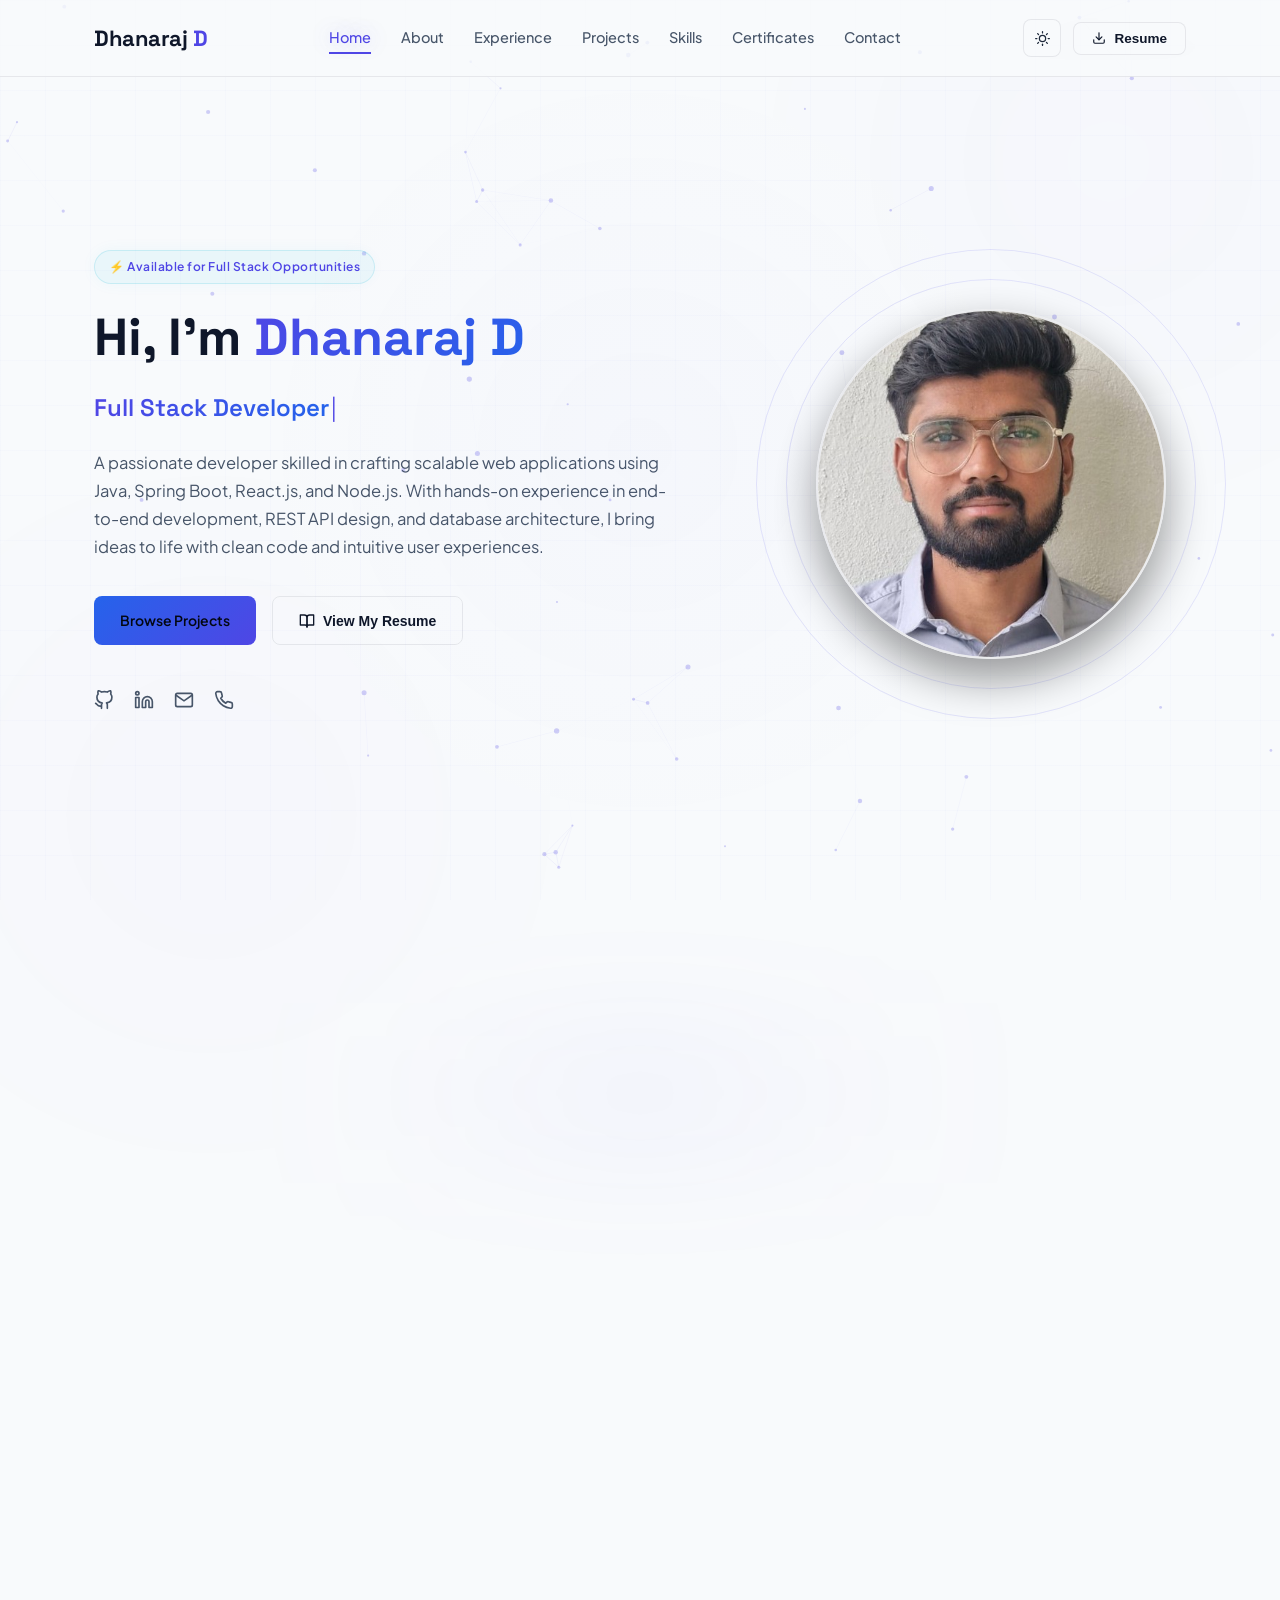
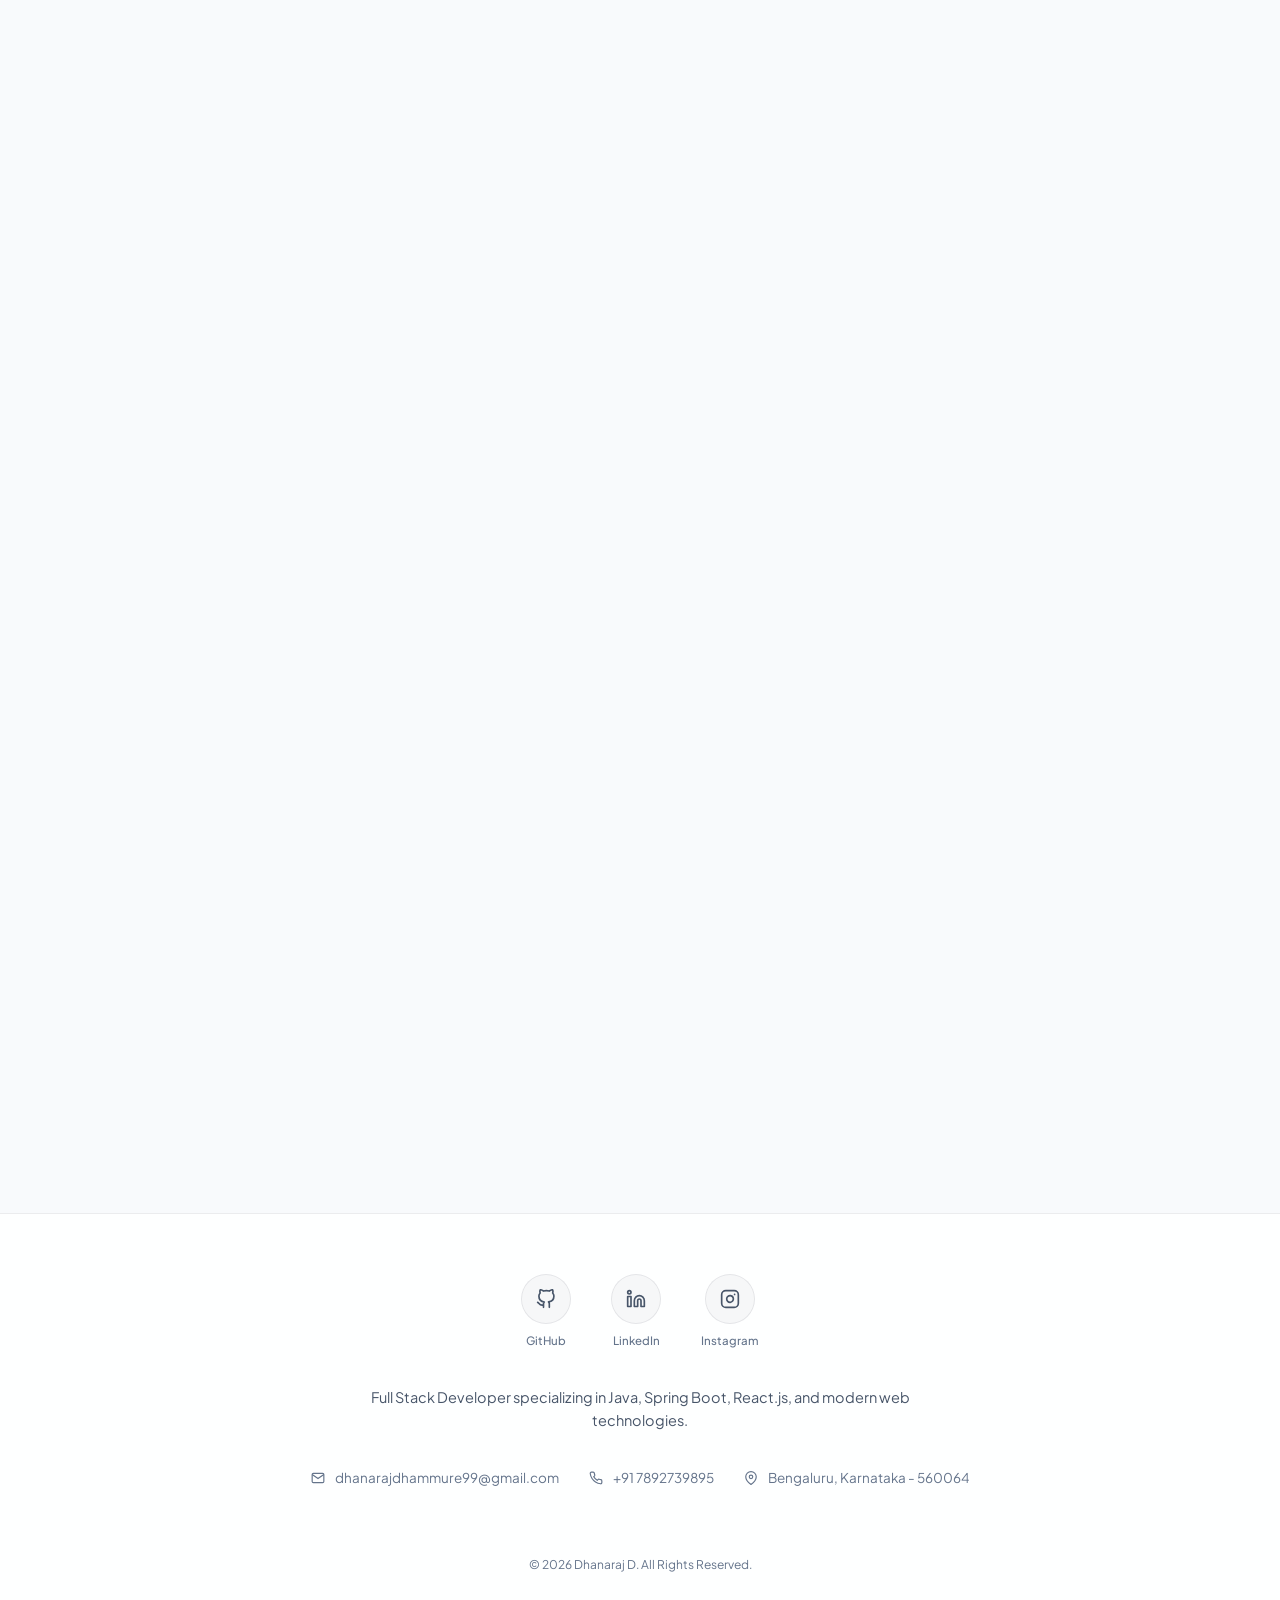
<file: index.html>
<!DOCTYPE html>
<html lang="en">
<head>
  <meta charset="UTF-8">
  <meta name="viewport" content="width=device-width, initial-scale=1.0">
  <title>Dhanaraj D | Full Stack Developer | Portfolio</title>
  <meta name="description" content="Professional Portfolio of Dhanaraj D, Full Stack Developer. Specializing in Java, Spring Boot, React.js, and Node.js. View projects, certifications, and download resume.">
  
  <!-- Fonts & Icons -->
  <link rel="preconnect" href="https://fonts.googleapis.com">
  <link rel="preconnect" href="https://fonts.gstatic.com" crossorigin>
  <link href="https://fonts.googleapis.com/css2?family=Plus+Jakarta+Sans:wght@300;400;500;600;700;800&family=Space+Grotesk:wght@400;500;700&display=swap" rel="stylesheet">
  
  <link rel="stylesheet" href="style.css?v=2.10.0">
</head>
<body>
  
  <!-- Scroll Progress Indicator -->
  <div class="scroll-progress-container">
    <div class="scroll-progress-bar" id="scroll-progress-bar"></div>
  </div>

  <!-- Background Canvas Particle Network -->
  <canvas id="canvas-background"></canvas>
  <div class="grid-overlay"></div>
  <div class="glow-orb orb-1"></div>
  <div class="glow-orb orb-2"></div>

  <!-- Header Navigation -->
  <header class="navbar">
    <div class="nav-container">
      <a href="#home" class="nav-logo">Dhanaraj <span>D</span></a>
      <nav class="nav-links">
        <a href="#home">Home</a>
        <a href="#about">About</a>
        <a href="#experience">Experience</a>
        <a href="#projects">Projects</a>
        <a href="#skills">Skills</a>
        <a href="#certifications">Certificates</a>
        <a href="#contact" class="nav-btn-contact">Contact</a>
      </nav>
      <!-- Nav right group: always stays on the right -->
      <div class="nav-right">
        <!-- Theme Toggle Button -->
        <button class="theme-toggle-btn" id="theme-toggle" aria-label="Toggle Theme">
          <svg class="sun-icon" width="15" height="15" viewBox="0 0 24 24" fill="none" stroke="currentColor" stroke-width="2" stroke-linecap="round" stroke-linejoin="round"><circle cx="12" cy="12" r="5"></circle><line x1="12" y1="1" x2="12" y2="3"></line><line x1="12" y1="21" x2="12" y2="23"></line><line x1="4.22" y1="4.22" x2="5.64" y2="5.64"></line><line x1="18.36" y1="18.36" x2="19.78" y2="19.78"></line><line x1="1" y1="12" x2="3" y2="12"></line><line x1="21" y1="12" x2="23" y2="12"></line><line x1="4.22" y1="19.78" x2="5.64" y2="18.36"></line><line x1="18.36" y1="5.64" x2="19.78" y2="4.22"></line></svg>
          <svg class="moon-icon" width="15" height="15" viewBox="0 0 24 24" fill="none" stroke="currentColor" stroke-width="2" stroke-linecap="round" stroke-linejoin="round"><path d="M21 12.79A9 9 0 1 1 11.21 3 7 7 0 0 0 21 12.79z"></path></svg>
        </button>

        <button class="nav-resume-btn" onclick="openResumeModal()">
          <svg width="14" height="14" viewBox="0 0 24 24" fill="none" stroke="currentColor" stroke-width="2" stroke-linecap="round" stroke-linejoin="round"><path d="M21 15v4a2 2 0 0 1-2 2H5a2 2 0 0 1-2-2v-4"></path><polyline points="7 10 12 15 17 10"></polyline><line x1="12" y1="15" x2="12" y2="3"></line></svg>
          Resume
        </button>
        <button class="menu-toggle" id="mobile-menu-btn" aria-label="Toggle Menu">
          <span></span>
          <span></span>
          <span></span>
        </button>
      </div>
    </div>
  </header>

  <!-- Mobile Menu Drawer -->
  <div class="mobile-drawer" id="mobile-drawer">
    <nav class="drawer-links">
      <a href="#home" onclick="toggleMobileMenu()">Home</a>
      <a href="#about" onclick="toggleMobileMenu()">About</a>
      <a href="#experience" onclick="toggleMobileMenu()">Experience</a>
      <a href="#projects" onclick="toggleMobileMenu()">Projects</a>
      <a href="#skills" onclick="toggleMobileMenu()">Skills</a>
      <a href="#certifications" onclick="toggleMobileMenu()">Certificates</a>
      <a href="#contact" onclick="toggleMobileMenu()">Contact Me</a>
      
      <!-- Mobile Theme Toggle -->
      <button class="drawer-theme-toggle-btn" id="mobile-theme-toggle" aria-label="Toggle Theme">
        <svg class="sun-icon" width="15" height="15" viewBox="0 0 24 24" fill="none" stroke="currentColor" stroke-width="2" stroke-linecap="round" stroke-linejoin="round"><circle cx="12" cy="12" r="5"></circle><line x1="12" y1="1" x2="12" y2="3"></line><line x1="12" y1="21" x2="12" y2="23"></line><line x1="4.22" y1="4.22" x2="5.64" y2="5.64"></line><line x1="18.36" y1="18.36" x2="19.78" y2="19.78"></line><line x1="1" y1="12" x2="3" y2="12"></line><line x1="21" y1="12" x2="23" y2="12"></line><line x1="4.22" y1="19.78" x2="5.64" y2="18.36"></line><line x1="18.36" y1="5.64" x2="19.78" y2="4.22"></line></svg>
        <svg class="moon-icon" width="15" height="15" viewBox="0 0 24 24" fill="none" stroke="currentColor" stroke-width="2" stroke-linecap="round" stroke-linejoin="round"><path d="M21 12.79A9 9 0 1 1 11.21 3 7 7 0 0 0 21 12.79z"></path></svg>
        <span class="theme-toggle-label">Toggle Theme</span>
      </button>

      <button class="drawer-resume-btn" onclick="openResumeModal(); toggleMobileMenu();">
        <svg width="14" height="14" viewBox="0 0 24 24" fill="none" stroke="currentColor" stroke-width="2"><path d="M21 15v4a2 2 0 0 1-2 2H5a2 2 0 0 1-2-2v-4"></path><polyline points="7 10 12 15 17 10"></polyline></svg>
        Download Resume
      </button>
    </nav>
  </div>

  <!-- Hero Section -->
  <section id="home" class="hero-section">
    <div class="section-container hero-grid">
      <div class="hero-content">
        <div class="hero-badge">⚡ Available for Full Stack Opportunities</div>
        <h1 class="hero-title">
          Hi, I'm <span class="name-highlight">Dhanaraj D</span>
        </h1>
        <div class="role-typewriter">
          <span class="role-text" id="role-text"></span><span class="type-cursor">|</span>
        </div>
        <p class="hero-subtitle">
          A passionate developer skilled in crafting scalable web applications using Java, Spring Boot, React.js, and Node.js. With hands-on experience in end-to-end development, REST API design, and database architecture, I bring ideas to life with clean code and intuitive user experiences.
        </p>
        <div class="hero-actions">
          <a href="#projects" class="btn btn-primary">Browse Projects</a>
          <button class="btn btn-outline" onclick="openResumeModal()">
            <svg width="16" height="16" viewBox="0 0 24 24" fill="none" stroke="currentColor" stroke-width="2" stroke-linecap="round" stroke-linejoin="round" style="margin-right: 8px;"><path d="M2 3h6a4 4 0 0 1 4 4v14a3 3 0 0 0-3-3H2z"></path><path d="M22 3h-6a4 4 0 0 0-4 4v14a3 3 0 0 1 3-3h7z"></path></svg>
            View My Resume
          </button>
        </div>
        <div class="hero-socials">
          <a href="https://github.com/dhanaraj99" target="_blank" title="GitHub">
            <svg width="20" height="20" viewBox="0 0 24 24" fill="none" stroke="currentColor" stroke-width="2" stroke-linecap="round" stroke-linejoin="round"><path d="M9 19c-5 1.5-5-2.5-7-3m14 6v-3.87a3.37 3.37 0 0 0-.94-2.61c3.14-.35 6.44-1.54 6.44-7A5.44 5.44 0 0 0 20 4.77 5.07 5.07 0 0 0 19.91 1S18.73.65 16 2.48a13.38 13.38 0 0 0-7 0C6.27.65 5.09 1 5.09 1A5.07 5.07 0 0 0 5 4.77a5.44 5.44 0 0 0-1.5 3.78c0 5.42 3.3 6.61 6.44 7A3.37 3.37 0 0 0 9 18.13V22"></path></svg>
          </a>
          <a href="https://www.linkedin.com/in/dhanaraj-dhammure/" target="_blank" title="LinkedIn">
            <svg width="20" height="20" viewBox="0 0 24 24" fill="none" stroke="currentColor" stroke-width="2" stroke-linecap="round" stroke-linejoin="round"><path d="M16 8a6 6 0 0 1 6 6v7h-4v-7a2 2 0 0 0-2-2 2 2 0 0 0-2 2v7h-4v-7a6 6 0 0 1 6-6z"></path><rect x="2" y="9" width="4" height="12"></rect><circle cx="4" cy="4" r="2"></circle></svg>
          </a>
          <a href="mailto:dhanarajdhammure99@gmail.com" title="Email Dhanaraj">
            <svg width="20" height="20" viewBox="0 0 24 24" fill="none" stroke="currentColor" stroke-width="2"><path d="M4 4h16c1.1 0 2 .9 2 2v12c0 1.1-.9 2-2 2H4c-1.1 0-2-.9-2-2V6c0-1.1.9-2 2-2z"></path><polyline points="22,6 12,13 2,6"></polyline></svg>
          </a>
          <a href="tel:+917892739895" title="Call Dhanaraj">
            <svg width="20" height="20" viewBox="0 0 24 24" fill="none" stroke="currentColor" stroke-width="2" stroke-linecap="round" stroke-linejoin="round"><path d="M22 16.92v3a2 2 0 0 1-2.18 2 19.79 19.79 0 0 1-8.63-3.07 19.5 19.5 0 0 1-6-6 19.79 19.79 0 0 1-3.07-8.67A2 2 0 0 1 4.11 2h3a2 2 0 0 1 2 1.72 12.84 12.84 0 0 0 .7 2.81 2 2 0 0 1-.45 2.11L8.09 9.91a16 16 0 0 0 6 6l1.27-1.27a2 2 0 0 1 2.11-.45 12.84 12.84 0 0 0 2.81.7A2 2 0 0 1 22 16.92z"></path></svg>
          </a>
        </div>
      </div>
      
      <div class="hero-image-wrapper">
        <div class="radar-glow ring-1"></div>
        <div class="radar-glow ring-2"></div>
        <div class="hero-image-container">
          <img src="avatar.jpg?v=2.10.0" alt="Dhanaraj D" class="hero-avatar">
        </div>
      </div>
    </div>
    
    <!-- Quick stats strip -->
    <div class="stats-strip">
      <div class="section-container stats-grid">
        <div class="stat-item glow-hover">
          <div class="stat-icon-wrapper">
            <svg width="20" height="20" viewBox="0 0 24 24" fill="none" stroke="currentColor" stroke-width="2" stroke-linecap="round" stroke-linejoin="round"><path d="M22 19a2 2 0 0 1-2 2H4a2 2 0 0 1-2-2V5a2 2 0 0 1 2-2h5l2 3h9a2 2 0 0 1 2 2z"></path></svg>
          </div>
          <h3>2+</h3>
          <p>Major Projects</p>
        </div>
        <div class="stat-item glow-hover">
          <div class="stat-icon-wrapper">
            <svg width="20" height="20" viewBox="0 0 24 24" fill="none" stroke="currentColor" stroke-width="2" stroke-linecap="round" stroke-linejoin="round"><polyline points="16 18 22 12 16 6"></polyline><polyline points="8 6 2 12 8 18"></polyline><line x1="14" y1="4" x2="10" y2="20"></line></svg>
          </div>
          <h3>Java Full Stack</h3>
          <p>Core Expertise</p>
        </div>
        <div class="stat-item glow-hover">
          <div class="stat-icon-wrapper">
            <svg width="20" height="20" viewBox="0 0 24 24" fill="none" stroke="currentColor" stroke-width="2" stroke-linecap="round" stroke-linejoin="round"><rect x="4" y="4" width="16" height="16" rx="2" ry="2"></rect><rect x="9" y="9" width="6" height="6"></rect><line x1="9" y1="1" x2="9" y2="4"></line><line x1="15" y1="1" x2="15" y2="4"></line><line x1="9" y1="20" x2="9" y2="23"></line><line x1="15" y1="20" x2="15" y2="23"></line><line x1="20" y1="9" x2="23" y2="9"></line><line x1="20" y1="15" x2="23" y2="15"></line><line x1="1" y1="9" x2="4" y2="9"></line><line x1="1" y1="15" x2="4" y2="15"></line></svg>
          </div>
          <h3>10+</h3>
          <p>Technologies</p>
        </div>
        <div class="stat-item glow-hover">
          <div class="stat-icon-wrapper">
            <svg width="20" height="20" viewBox="0 0 24 24" fill="none" stroke="currentColor" stroke-width="2" stroke-linecap="round" stroke-linejoin="round"><rect x="2" y="7" width="20" height="14" rx="2" ry="2"></rect><path d="M16 21V5a2 2 0 0 0-2-2h-4a2 2 0 0 0-2 2v16"></path></svg>
          </div>
          <h3>Gowri Soft</h3>
          <p>Frontend Intern</p>
        </div>
        <div class="stat-item glow-hover">
          <div class="stat-icon-wrapper">
            <svg width="20" height="20" viewBox="0 0 24 24" fill="none" stroke="currentColor" stroke-width="2" stroke-linecap="round" stroke-linejoin="round"><circle cx="12" cy="8" r="7"></circle><polyline points="8.21 13.89 7 23 12 20 17 23 15.79 13.88"></polyline></svg>
          </div>
          <h3>3+</h3>
          <p>Certifications</p>
        </div>
      </div>
    </div>
  </section>

  <section id="about" class="about-section scroll-reveal">
    <div class="section-container">
      <div class="section-header">
        <span class="sub-title">About Me</span>
        <h2 class="section-title">Who I Am</h2>
      </div>
      
      <div class="about-grid">
        <div class="about-text-content">
          <p>
            I'm a <strong>Full Stack Developer</strong> currently pursuing my <strong>B.Tech in Information Science &amp; Engineering</strong> at Presidency University, Bangalore. I specialize in building scalable web applications with clean architecture and seamless user experiences.
          </p>
          <p>
            With hands-on internship experience at <strong>Gowri Software Solutions</strong>, I've honed my skills in frontend optimization, cross-browser compatibility, and collaborative agile workflows. I thrive on turning complex problems into elegant, maintainable solutions.
          </p>
          
          <h3 class="inner-heading">What I Bring to the Table</h3>
          <div class="competency-grid">
            <div class="competency-item stagger-fade" style="--stagger: 0">
              <span class="competency-icon">⚙️</span>
              <span>Java &amp; OOP Architecture</span>
            </div>
            <div class="competency-item stagger-fade" style="--stagger: 1">
              <span class="competency-icon">🔗</span>
              <span>REST API Development</span>
            </div>
            <div class="competency-item stagger-fade" style="--stagger: 2">
              <span class="competency-icon">🎨</span>
              <span>Responsive UI Design</span>
            </div>
            <div class="competency-item stagger-fade" style="--stagger: 3">
              <span class="competency-icon">🛡️</span>
              <span>Spring Security &amp; Auth</span>
            </div>
            <div class="competency-item stagger-fade" style="--stagger: 4">
              <span class="competency-icon">🗄️</span>
              <span>Database Design &amp; SQL</span>
            </div>
            <div class="competency-item stagger-fade" style="--stagger: 5">
              <span class="competency-icon">🚀</span>
              <span>Git, Docker &amp; Deployment</span>
            </div>
          </div>
        </div>
        
        <div class="about-education-card glow-hover">
          <h3 class="card-title">🎓 Education</h3>
          <div class="edu-timeline">
            
            <div class="edu-item stagger-fade" style="--stagger: 0">
              <div class="edu-marker"></div>
              <div class="edu-details">
                <span class="edu-date">2022 – 2026</span>
                <h4>B.Tech — Information Science &amp; Eng.</h4>
                <p class="edu-school">Presidency University, Bangalore</p>
                <span class="edu-grade-tag">CGPA: 7.52</span>
              </div>
            </div>
            
            <div class="edu-item stagger-fade" style="--stagger: 1">
              <div class="edu-marker"></div>
              <div class="edu-details">
                <span class="edu-date">2019 – 2021</span>
                <h4>Higher Secondary — Science (PCMB)</h4>
                <p class="edu-school">SBR PU College, Gulbarga</p>
                <span class="edu-grade-tag">83.66%</span>
              </div>
            </div>

            <div class="edu-item stagger-fade" style="--stagger: 2">
              <div class="edu-marker"></div>
              <div class="edu-details">
                <span class="edu-date">2018 – 2019</span>
                <h4>Secondary School — SSLC</h4>
                <p class="edu-school">SBR Residential Public School</p>
                <span class="edu-grade-tag">91.68%</span>
              </div>
            </div>
            
          </div>
        </div>
      </div>
    </div>
  </section>

  <!-- Experience Timeline -->
  <section id="experience" class="experience-section scroll-reveal">
    <!-- Floating background elements -->
    <div class="exp-bg-elements">
      <div class="floating-shape shape-1">&lt;/&gt;</div>
      <div class="floating-shape shape-2">{ }</div>
      <div class="floating-shape shape-3">java</div>
      <div class="floating-shape shape-4">js</div>
      <div class="floating-shape shape-5">[]</div>
    </div>

    <div class="section-container" style="position: relative; z-index: 1;">
      <div class="section-header">
        <span class="sub-title">Internship</span>
        <h2 class="section-title">Professional Experience</h2>
      </div>
      
      <div class="timeline-container">
        <div class="timeline-node stagger-fade" style="--stagger: 0">
          <div class="node-date">Sep 2024 – Oct 2024</div>
          <div class="node-content glow-hover">
            <span class="node-tag">Internship</span>
            <h3 class="node-title">Frontend Development Intern</h3>
            <h4 class="node-company">
              <div class="company-logo-placeholder">G</div>
              <a href="https://gowrisoft.com" target="_blank" class="redirect-link">Gowri Software Solutions Pvt. Ltd. | Bangalore <svg width="10" height="10" viewBox="0 0 24 24" fill="none" stroke="currentColor" stroke-width="2"><path d="M18 13v6a2 2 0 0 1-2 2H5a2 2 0 0 1-2-2V8a2 2 0 0 1 2-2h6M15 3h6v6M10 14L21 3"/></svg></a>
            </h4>
            <ul class="node-bullets">
              <li>Designed, improved, and optimized responsive web interfaces using HTML, CSS, and JavaScript.</li>
              <li>Improved UI layout performance and ensured seamless cross-browser compatibility.</li>
              <li>Recognized by team leads for exceptional attention to detail, proactive problem-solving, and timely task execution.</li>
            </ul>
            <div class="node-tech-tags">
              <span>HTML5</span>
              <span>CSS3</span>
              <span>JavaScript</span>
              <span>UI Optimization</span>
              <span>Cross-Browser Compatibility</span>
              <span>Agile Collaboration</span>
            </div>
          </div>
        </div>
      </div>
    </div>
  </section>

  <!-- Projects Section -->
  <section id="projects" class="projects-section scroll-reveal">
    <div class="section-container">
      <div class="section-header">
        <span class="sub-title">Project Portfolios</span>
        <h2 class="section-title">Featured Applications</h2>
      </div>
      
      <div class="projects-grid">
        
        <!-- Project 1: ExploreX -->
        <div class="project-card glow-hover stagger-fade" style="--stagger: 0">
          <div class="project-img-display">
            <img src="explorex.png" alt="ExploreX Mockup" class="project-card-image">
            <span class="proj-badge">Full Stack</span>
          </div>
          <div class="project-info">
            <h3 class="project-name">ExploreX <a href="https://github.com/dhanaraj99/ISE_9-ExploreX-Travel-website" target="_blank" class="redirect-link"><svg width="12" height="12" viewBox="0 0 24 24" fill="none" stroke="currentColor" stroke-width="2"><path d="M18 13v6a2 2 0 0 1-2 2H5a2 2 0 0 1-2-2V8a2 2 0 0 1 2-2h6M15 3h6v6M10 14L21 3"/></svg></a></h3>
            <p class="project-desc">
              A comprehensive travel and tourism platform integrating flight bookings, hotel reservations, and local event ticketing with responsive controls.
            </p>
            <div class="project-roles">
              <span><strong>Key Work:</strong> Built multi-role user logic (Travelers, Vendors, Admins) and high-performance checkout security.</span>
            </div>
            <div class="project-tags">
              <span>React.js</span>
              <span>Node.js</span>
              <span>Express</span>
              <span>MongoDB</span>
            </div>
            <div class="project-links">
              <a href="https://github.com/dhanaraj99/ISE_9-ExploreX-Travel-website" target="_blank" class="proj-link-btn outline-btn">
                <svg width="14" height="14" viewBox="0 0 24 24" fill="none" stroke="currentColor" stroke-width="2"><path d="M9 19c-5 1.5-5-2.5-7-3m14 6v-3.87a3.37 3.37 0 0 0-.94-2.61c3.14-.35 6.44-1.54 6.44-7A5.44 5.44 0 0 0 20 4.77 5.07 5.07 0 0 0 19.91 1S18.73.65 16 2.48a13.38 13.38 0 0 0-7 0C6.27.65 5.09 1 5.09 1A5.07 5.07 0 0 0 5 4.77a5.44 5.44 0 0 0-1.5 3.78c0 5.42 3.3 6.61 6.44 7A3.37 3.37 0 0 0 9 18.13V22"></path></svg>
                Code Repository
              </a>
              <button onclick="openDemoModal('explorex')" class="proj-link-btn primary-btn">
                <svg width="14" height="14" viewBox="0 0 24 24" fill="none" stroke="currentColor" stroke-width="2"><polygon points="5 3 19 12 5 21 5 3"></polygon></svg>
                Run Booking Simulator
              </button>
            </div>
          </div>
        </div>

        <!-- Project 2: SyncLearn -->
        <div class="project-card glow-hover stagger-fade" style="--stagger: 1">
          <div class="project-img-display">
            <img src="synclearn.png" alt="SyncLearn Mockup" class="project-card-image">
            <span class="proj-badge">Full Stack Java</span>
          </div>
          <div class="project-info">
            <h3 class="project-name">SyncLearn <a href="https://github.com/dhanaraj99/SyncLearn_Gamified_learning_platform" target="_blank" class="redirect-link"><svg width="12" height="12" viewBox="0 0 24 24" fill="none" stroke="currentColor" stroke-width="2"><path d="M18 13v6a2 2 0 0 1-2 2H5a2 2 0 0 1-2-2V8a2 2 0 0 1 2-2h6M15 3h6v6M10 14L21 3"/></svg></a></h3>
            <p class="project-desc">
              A gamified e-learning platform designed to enhance student engagement through interactive quizzes, educational videos, and live progress trackers.
            </p>
            <div class="project-roles">
              <span><strong>Key Work:</strong> Developed role-based learning portals, analytics dashboards, and integrated Spring Security modules.</span>
            </div>
            <div class="project-tags">
              <span>Java</span>
              <span>Spring Boot</span>
              <span>MySQL</span>
              <span>Thymeleaf</span>
            </div>
            <div class="project-links">
              <a href="https://github.com/dhanaraj99/SyncLearn_Gamified_learning_platform" target="_blank" class="proj-link-btn outline-btn">
                <svg width="14" height="14" viewBox="0 0 24 24" fill="none" stroke="currentColor" stroke-width="2"><path d="M9 19c-5 1.5-5-2.5-7-3m14 6v-3.87a3.37 3.37 0 0 0-.94-2.61c3.14-.35 6.44-1.54 6.44-7A5.44 5.44 0 0 0 20 4.77 5.07 5.07 0 0 0 19.91 1S18.73.65 16 2.48a13.38 13.38 0 0 0-7 0C6.27.65 5.09 1 5.09 1A5.07 5.07 0 0 0 5 4.77a5.44 5.44 0 0 0-1.5 3.78c0 5.42 3.3 6.61 6.44 7A3.37 3.37 0 0 0 9 18.13V22"></path></svg>
                Code Repository
              </a>
              <button onclick="openDemoModal('synclearn')" class="proj-link-btn primary-btn">
                <svg width="14" height="14" viewBox="0 0 24 24" fill="none" stroke="currentColor" stroke-width="2"><polygon points="5 3 19 12 5 21 5 3"></polygon></svg>
                Play DSA Quiz
              </button>
            </div>
          </div>
        </div>
        
      </div>
    </div>
  </section>

  <!-- Technical Skills -->
  <section id="skills" class="skills-section scroll-reveal">
    <div class="section-container">
      <div class="section-header">
        <span class="sub-title">Technical Capabilities</span>
        <h2 class="section-title">Visual Skill HUD</h2>
      </div>
      
      <div class="skills-layout">
        
        <!-- Skill Card 1: Backend & Core -->
        <div class="skills-card glow-hover stagger-fade" style="--stagger: 0">
          <h3 class="skills-card-title">Backend & Core</h3>
          <div class="skills-dial-grid">
            <div class="skill-dial-item">
              <div class="dial-svg-wrapper">
                <svg class="dial-svg" viewBox="0 0 36 36">
                  <path class="dial-bg" d="M18 2.0845 a 15.9155 15.9155 0 0 1 0 31.831 a 15.9155 15.9155 0 0 1 0 -31.831" />
                  <path class="dial-fill" stroke-dasharray="90, 100" d="M18 2.0845 a 15.9155 15.9155 0 0 1 0 31.831 a 15.9155 15.9155 0 0 1 0 -31.831" />
                </svg>
                <!-- Java Cup SVG Icon -->
                <svg width="20" height="20" viewBox="0 0 24 24" fill="none" stroke="currentColor" stroke-width="2" stroke-linecap="round" stroke-linejoin="round" class="dial-icon"><path d="M18 8h1a4 4 0 0 1 0 8h-1"></path><path d="M2 8h16v9a4 4 0 0 1-4 4H6a4 4 0 0 1-4-4V8z"></path><line x1="6" y1="1" x2="6" y2="4"></line><line x1="10" y1="1" x2="10" y2="4"></line><line x1="14" y1="1" x2="14" y2="4"></line></svg>
              </div>
              <span class="dial-label">Java / OOPs</span>
            </div>
            
            <div class="skill-dial-item">
              <div class="dial-svg-wrapper">
                <svg class="dial-svg" viewBox="0 0 36 36">
                  <path class="dial-bg" d="M18 2.0845 a 15.9155 15.9155 0 0 1 0 31.831 a 15.9155 15.9155 0 0 1 0 -31.831" />
                  <path class="dial-fill" stroke-dasharray="85, 100" d="M18 2.0845 a 15.9155 15.9155 0 0 1 0 31.831 a 15.9155 15.9155 0 0 1 0 -31.831" />
                </svg>
                <!-- Spring Leaf SVG Icon -->
                <svg width="20" height="20" viewBox="0 0 24 24" fill="none" stroke="currentColor" stroke-width="2" stroke-linecap="round" stroke-linejoin="round" class="dial-icon"><path d="M11 20A7 7 0 0 1 9.8 6.1C15.5 5 17 4.48 19 2c1 2 2 3.5 1 8a7 7 0 0 1-14 3"></path><path d="M19 2c-2.26 4.33-5.27 7.14-8 10"></path></svg>
              </div>
              <span class="dial-label">Spring Boot</span>
            </div>
          </div>
          <div class="skills-tag-list" style="margin-top: 15px;">
            <span>API Design</span>
            <span>MVC Patterns</span>
            <span>REST API</span>
          </div>
        </div>

        <!-- Skill Card 2: Frontend & Web -->
        <div class="skills-card glow-hover stagger-fade" style="--stagger: 1">
          <h3 class="skills-card-title">Frontend & Web</h3>
          <div class="skills-dial-grid">
            <div class="skill-dial-item">
              <div class="dial-svg-wrapper">
                <svg class="dial-svg" viewBox="0 0 36 36">
                  <path class="dial-bg" d="M18 2.0845 a 15.9155 15.9155 0 0 1 0 31.831 a 15.9155 15.9155 0 0 1 0 -31.831" />
                  <path class="dial-fill" stroke-dasharray="88, 100" d="M18 2.0845 a 15.9155 15.9155 0 0 1 0 31.831 a 15.9155 15.9155 0 0 1 0 -31.831" />
                </svg>
                <!-- React Atom SVG Icon -->
                <svg width="20" height="20" viewBox="0 0 24 24" fill="none" stroke="currentColor" stroke-width="2" stroke-linecap="round" stroke-linejoin="round" class="dial-icon"><ellipse cx="12" cy="12" rx="5" ry="11" transform="rotate(30 12 12)"></ellipse><ellipse cx="12" cy="12" rx="5" ry="11" transform="rotate(90 12 12)"></ellipse><ellipse cx="12" cy="12" rx="5" ry="11" transform="rotate(150 12 12)"></ellipse><circle cx="12" cy="12" r="1"></circle></svg>
              </div>
              <span class="dial-label">React.js</span>
            </div>
            
            <div class="skill-dial-item">
              <div class="dial-svg-wrapper">
                <svg class="dial-svg" viewBox="0 0 36 36">
                  <path class="dial-bg" d="M18 2.0845 a 15.9155 15.9155 0 0 1 0 31.831 a 15.9155 15.9155 0 0 1 0 -31.831" />
                  <path class="dial-fill" stroke-dasharray="92, 100" d="M18 2.0845 a 15.9155 15.9155 0 0 1 0 31.831 a 15.9155 15.9155 0 0 1 0 -31.831" />
                </svg>
                <!-- JS Brackets SVG Icon -->
                <svg width="20" height="20" viewBox="0 0 24 24" fill="none" stroke="currentColor" stroke-width="2" stroke-linecap="round" stroke-linejoin="round" class="dial-icon"><polyline points="16 18 22 12 16 6"></polyline><polyline points="8 6 2 12 8 18"></polyline></svg>
              </div>
              <span class="dial-label">JS / HTML / CSS</span>
            </div>
          </div>
          <div class="skills-tag-list" style="margin-top: 15px;">
            <span>Responsive layouts</span>
            <span>Flexbox / Grid</span>
            <span>DOM manipulation</span>
          </div>
        </div>

        <!-- Skill Card 3: Databases & Tools -->
        <div class="skills-card glow-hover stagger-fade" style="--stagger: 2">
          <h3 class="skills-card-title">Databases & Tools</h3>
          <div class="skills-dial-grid">
            <div class="skill-dial-item">
              <div class="dial-svg-wrapper">
                <svg class="dial-svg" viewBox="0 0 36 36">
                  <path class="dial-bg" d="M18 2.0845 a 15.9155 15.9155 0 0 1 0 31.831 a 15.9155 15.9155 0 0 1 0 -31.831" />
                  <path class="dial-fill" stroke-dasharray="85, 100" d="M18 2.0845 a 15.9155 15.9155 0 0 1 0 31.831 a 15.9155 15.9155 0 0 1 0 -31.831" />
                </svg>
                <!-- Database Server SVG Icon -->
                <svg width="20" height="20" viewBox="0 0 24 24" fill="none" stroke="currentColor" stroke-width="2" stroke-linecap="round" stroke-linejoin="round" class="dial-icon"><ellipse cx="12" cy="5" rx="9" ry="3"></ellipse><path d="M3 5v14c0 1.66 4 3 9 3s9-1.34 9-3V5"></path><path d="M3 12c0 1.66 4 3 9 3s9-1.34 9-3"></path></svg>
              </div>
              <span class="dial-label">SQL / MongoDB</span>
            </div>
            
            <div class="skill-dial-item">
              <div class="dial-svg-wrapper">
                <svg class="dial-svg" viewBox="0 0 36 36">
                  <path class="dial-bg" d="M18 2.0845 a 15.9155 15.9155 0 0 1 0 31.831 a 15.9155 15.9155 0 0 1 0 -31.831" />
                  <path class="dial-fill" stroke-dasharray="80, 100" d="M18 2.0845 a 15.9155 15.9155 0 0 1 0 31.831 a 15.9155 15.9155 0 0 1 0 -31.831" />
                </svg>
                <!-- Git Branch SVG Icon -->
                <svg width="20" height="20" viewBox="0 0 24 24" fill="none" stroke="currentColor" stroke-width="2" stroke-linecap="round" stroke-linejoin="round" class="dial-icon"><line x1="6" y1="3" x2="6" y2="15"></line><circle cx="18" cy="6" r="3"></circle><circle cx="6" cy="18" r="3"></circle><path d="M18 9a9 9 0 0 1-9 9"></path></svg>
              </div>
              <span class="dial-label">Git / Docker</span>
            </div>
          </div>
          <div class="skills-tag-list" style="margin-top: 15px;">
            <span>GitHub Actions</span>
            <span>Vercel Deploy</span>
            <span>VS Code settings</span>
          </div>
        </div>

      </div>
      
        <div class="soft-skills-strip glow-hover">
          <h3>Workflow & Soft Skills:</h3>
          <div class="soft-tags">
            <span>Team Collaboration</span>
            <span>Rapid Debugging</span>
            <span>Time Management</span>
            <span>Clear Communication</span>
            <span>Quick Learner</span>
          </div>
        </div>

        <div class="languages-box glow-hover">
          <h3>Languages Spoken:</h3>
          <div class="langs-grid">
            <div class="lang-tag"><span>Kannada</span> <span class="lbl-native">Native</span></div>
            <div class="lang-tag"><span>English</span> <span class="lbl-fluent">Fluent</span></div>
            <div class="lang-tag"><span>Hindi</span> <span class="lbl-fluent">Fluent</span></div>
          </div>
        </div>
      </div>
    </section>
  
    <!-- Certifications Section -->
    <section id="certifications" class="certifications-section scroll-reveal">
      <div class="section-container">
        <div class="section-header">
          <span class="sub-title">Endorsements</span>
          <h2 class="section-title">Credentials & Certifications</h2>
        </div>
        
        <div class="certs-grid">
          
          <div class="cert-card glow-hover stagger-fade" style="--stagger: 0">
            <div class="cert-icon">🏆</div>
            <h4>Java Problem Solving</h4>
            <p class="cert-issuer">CodeChef</p>
            <a href="https://drive.google.com/file/d/1pBAdECjCDBRTQfOFu_O_u9IqLS95WO2A/view?usp=sharing" target="_blank" class="cert-link">Verify Credentials <svg width="10" height="10" viewBox="0 0 24 24" fill="none" stroke="currentColor" stroke-width="2"><path d="M18 13v6a2 2 0 0 1-2 2H5a2 2 0 0 1-2-2V8a2 2 0 0 1 2-2h6M15 3h6v6M10 14L21 3"/></svg></a>
          </div>
  
          <div class="cert-card glow-hover stagger-fade" style="--stagger: 1">
            <div class="cert-icon">💻</div>
            <h4>DSA using Java</h4>
            <p class="cert-issuer">CodeChef</p>
            <a href="https://drive.google.com/file/d/1Qhz5oYK2IOFgpHY04MZm0dTl-jrr-aCa/view?usp=sharing" target="_blank" class="cert-link">Verify Credentials <svg width="10" height="10" viewBox="0 0 24 24" fill="none" stroke="currentColor" stroke-width="2"><path d="M18 13v6a2 2 0 0 1-2 2H5a2 2 0 0 1-2-2V8a2 2 0 0 1 2-2h6M15 3h6v6M10 14L21 3"/></svg></a>
          </div>
  
          <div class="cert-card glow-hover stagger-fade" style="--stagger: 2">
            <div class="cert-icon">📊</div>
            <h4>SQL & Relational Databases</h4>
            <p class="cert-issuer">IBM Developer Skills Network</p>
            <a href="https://drive.google.com/file/d/145h4oeeiZ1IzUzjhj0J6coBSYGAFOiNE/view?usp=sharing" target="_blank" class="cert-link">Verify Credentials <svg width="10" height="10" viewBox="0 0 24 24" fill="none" stroke="currentColor" stroke-width="2"><path d="M18 13v6a2 2 0 0 1-2 2H5a2 2 0 0 1-2-2V8a2 2 0 0 1 2-2h6M15 3h6v6M10 14L21 3"/></svg></a>
          </div>
          
        </div>
      </div>
    </section>

  <!-- Contact Section -->
  <section id="contact" class="contact-section scroll-reveal">
    <div class="section-container">
      <div class="section-header">
        <span class="sub-title">Get In Touch</span>
        <h2 class="section-title">Contact Me</h2>
        <p class="contact-lead-text">
          Have an opportunity or want to build a project together? Drop me a message directly.
        </p>
      </div>
      
      <div class="contact-layout">
        
        <div class="contact-sidebar-info stagger-fade" style="--stagger: 0">
          <div class="info-item glow-hover">
            <div class="info-icon">📧</div>
            <div class="info-content">
              <h5>Email Address</h5>
              <a href="mailto:dhanarajdhammure99@gmail.com">dhanarajdhammure99@gmail.com</a>
            </div>
          </div>

          <div class="info-item glow-hover">
            <div class="info-icon">📞</div>
            <div class="info-content">
              <h5>Call Me</h5>
              <a href="tel:+917892739895">+91 7892739895</a>
            </div>
          </div>

          <div class="info-item glow-hover">
            <div class="info-icon">📍</div>
            <div class="info-content">
              <h5>Current Location</h5>
              <span>Bengaluru, Karnataka - 560064</span>
            </div>
          </div>
        </div>
        
        <div class="contact-form-wrapper glow-hover stagger-fade" style="--stagger: 1">
          <form id="portfolio-contact-form" class="contact-form" onsubmit="handleContactSubmit(event)">
            <!-- FormSubmit configuration -->
            <input type="text" name="_honey" style="display:none">
            <input type="hidden" name="_captcha" value="false">
            
            <div class="form-row">
              <div class="form-group">
                <label for="name">Your Name</label>
                <input type="text" id="name" name="name" placeholder="John Doe" required>
              </div>
              <div class="form-group">
                <label for="email">Your Email</label>
                <input type="email" id="email" name="email" placeholder="john@example.com" required>
              </div>
            </div>
            <div class="form-group">
              <label for="subject">Subject</label>
              <input type="text" id="subject" name="subject" placeholder="Project Discussion" required>
            </div>
            <div class="form-group">
              <label for="message">Message</label>
              <textarea id="message" name="message" rows="5" placeholder="Write your message details..." required></textarea>
            </div>
            <button type="submit" class="btn btn-primary btn-submit">
              Send Message
              <svg width="14" height="14" viewBox="0 0 24 24" fill="none" stroke="currentColor" stroke-width="2" stroke-linecap="round" stroke-linejoin="round" style="margin-left: 6px;"><line x1="22" y1="2" x2="11" y2="13"></line><polygon points="22 2 15 22 11 13 2 9 22 2"></polygon></svg>
            </button>
            <div id="contact-success-msg" class="success-alert" style="display: none;">
              ✅ Message sent successfully! I will respond to your email shortly.
            </div>
          </form>
        </div>
        
      </div>
    </div>
  </section>

  <!-- Footer -->
  <footer class="footer-area">
    <div class="section-container footer-content-wrapper">
      
      <!-- Top: Social Links in Circular Bubbles -->
      <div class="footer-social-row">
        <a href="https://github.com/dhanaraj99" target="_blank" class="footer-social-bubble">
          <div class="bubble-icon">
            <svg width="20" height="20" viewBox="0 0 24 24" fill="none" stroke="currentColor" stroke-width="2" stroke-linecap="round" stroke-linejoin="round"><path d="M9 19c-5 1.5-5-2.5-7-3m14 6v-3.87a3.37 3.37 0 0 0-.94-2.61c3.14-.35 6.44-1.54 6.44-7A5.44 5.44 0 0 0 20 4.77 5.07 5.07 0 0 0 19.91 1S18.73.65 16 2.48a13.38 13.38 0 0 0-7 0C6.27.65 5.09 1 5.09 1A5.07 5.07 0 0 0 5 4.77a5.44 5.44 0 0 0-1.5 3.78c0 5.42 3.3 6.61 6.44 7A3.37 3.37 0 0 0 9 18.13V22"></path></svg>
          </div>
          <span>GitHub</span>
        </a>
        <a href="https://www.linkedin.com/in/dhanaraj-dhammure/" target="_blank" class="footer-social-bubble">
          <div class="bubble-icon">
            <svg width="20" height="20" viewBox="0 0 24 24" fill="none" stroke="currentColor" stroke-width="2" stroke-linecap="round" stroke-linejoin="round"><path d="M16 8a6 6 0 0 1 6 6v7h-4v-7a2 2 0 0 0-2-2 2 2 0 0 0-2 2v7h-4v-7a6 6 0 0 1 6-6z"></path><rect x="2" y="9" width="4" height="12"></rect><circle cx="4" cy="4" r="2"></circle></svg>
          </div>
          <span>LinkedIn</span>
        </a>
        <a href="https://www.instagram.com/dhanaraj_0?igsh=dnR0Nm43ZzFuZGlm" target="_blank" class="footer-social-bubble">
          <div class="bubble-icon">
            <svg width="20" height="20" viewBox="0 0 24 24" fill="none" stroke="currentColor" stroke-width="2" stroke-linecap="round" stroke-linejoin="round"><rect x="2" y="2" width="20" height="20" rx="5" ry="5"></rect><path d="M16 11.37A4 4 0 1 1 12.63 8 4 4 0 0 1 16 11.37z"></path><line x1="17.5" y1="6.5" x2="17.51" y2="6.5"></line></svg>
          </div>
          <span>Instagram</span>
        </a>
      </div>

      <!-- Middle: Centered Description -->
      <div class="footer-desc-row">
        <p>Full Stack Developer specializing in Java, Spring Boot, React.js, and modern web technologies.</p>
      </div>

      <!-- Bottom: Contact Info Row -->
      <div class="footer-info-row">
        <div class="footer-info-item">
          <svg width="14" height="14" viewBox="0 0 24 24" fill="none" stroke="currentColor" stroke-width="2"><path d="M4 4h16c1.1 0 2 .9 2 2v12c0 1.1-.9 2-2 2H4c-1.1 0-2-.9-2-2V6c0-1.1.9-2 2-2z"></path><polyline points="22,6 12,13 2,6"></polyline></svg>
          <a href="mailto:dhanarajdhammure99@gmail.com">dhanarajdhammure99@gmail.com</a>
        </div>
        <div class="footer-info-item">
          <svg width="14" height="14" viewBox="0 0 24 24" fill="none" stroke="currentColor" stroke-width="2" stroke-linecap="round" stroke-linejoin="round"><path d="M22 16.92v3a2 2 0 0 1-2.18 2 19.79 19.79 0 0 1-8.63-3.07 19.5 19.5 0 0 1-6-6 19.79 19.79 0 0 1-3.07-8.67A2 2 0 0 1 4.11 2h3a2 2 0 0 1 2 1.72 12.84 12.84 0 0 0 .7 2.81 2 2 0 0 1-.45 2.11L8.09 9.91a16 16 0 0 0 6 6l1.27-1.27a2 2 0 0 1 2.11-.45 12.84 12.84 0 0 0 2.81.7A2 2 0 0 1 22 16.92z"></path></svg>
          <a href="tel:+917892739895">+91 7892739895</a>
        </div>
        <div class="footer-info-item">
          <svg width="14" height="14" viewBox="0 0 24 24" fill="none" stroke="currentColor" stroke-width="2" stroke-linecap="round" stroke-linejoin="round"><path d="M21 10c0 7-9 13-9 13s-9-6-9-13a9 9 0 0 1 18 0z"></path><circle cx="12" cy="10" r="3"></circle></svg>
          <span>Bengaluru, Karnataka - 560064</span>
        </div>
      </div>

    </div>
    <div class="footer-copyright">
      <p>&copy; 2026 Dhanaraj D. All Rights Reserved.</p>
    </div>
  </footer>

  <!-- Project Demo Interactive Simulator Modal -->
  <div class="modal-backdrop" id="demo-modal">
    <div class="demo-modal-container">
      <div class="demo-modal-header">
        <h3 id="modal-project-title">Interactive Project Runtime</h3>
        <button onclick="closeDemoModal()" class="modal-close-btn">&times;</button>
      </div>
      <div class="demo-modal-body" id="modal-demo-content">
        <!-- Interactive content generated dynamically -->
      </div>
    </div>
  </div>

  <!-- Resume Viewer Modal -->
  <div class="modal-backdrop" id="resume-modal">
    <div class="resume-modal-container">
      <div class="resume-modal-header">
        <h3>Resume Preview</h3>
        <div class="resume-modal-actions">
          <a href="resume.pdf" download="Dhanaraj_D_Resume.pdf" class="btn btn-primary" style="padding: 6px 12px; font-size: 12px; text-decoration: none;">
            <svg width="12" height="12" viewBox="0 0 24 24" fill="none" stroke="currentColor" stroke-width="2" style="margin-right: 4px;"><path d="M21 15v4a2 2 0 0 1-2 2H5a2 2 0 0 1-2-2v-4"></path><polyline points="7 10 12 15 17 10"></polyline><line x1="12" y1="15" x2="12" y2="3"></line></svg>
            Download Resume
          </a>
          <button onclick="closeResumeModal()" class="modal-close-btn">&times;</button>
        </div>
      </div>
      <div class="resume-iframe-wrapper">
        <iframe src="resume.pdf#toolbar=0" id="resume-frame" frameborder="0"></iframe>
      </div>
    </div>
  </div>

  <script src="script.js?v=2.10.0"></script>
</body>
</html>
</file>
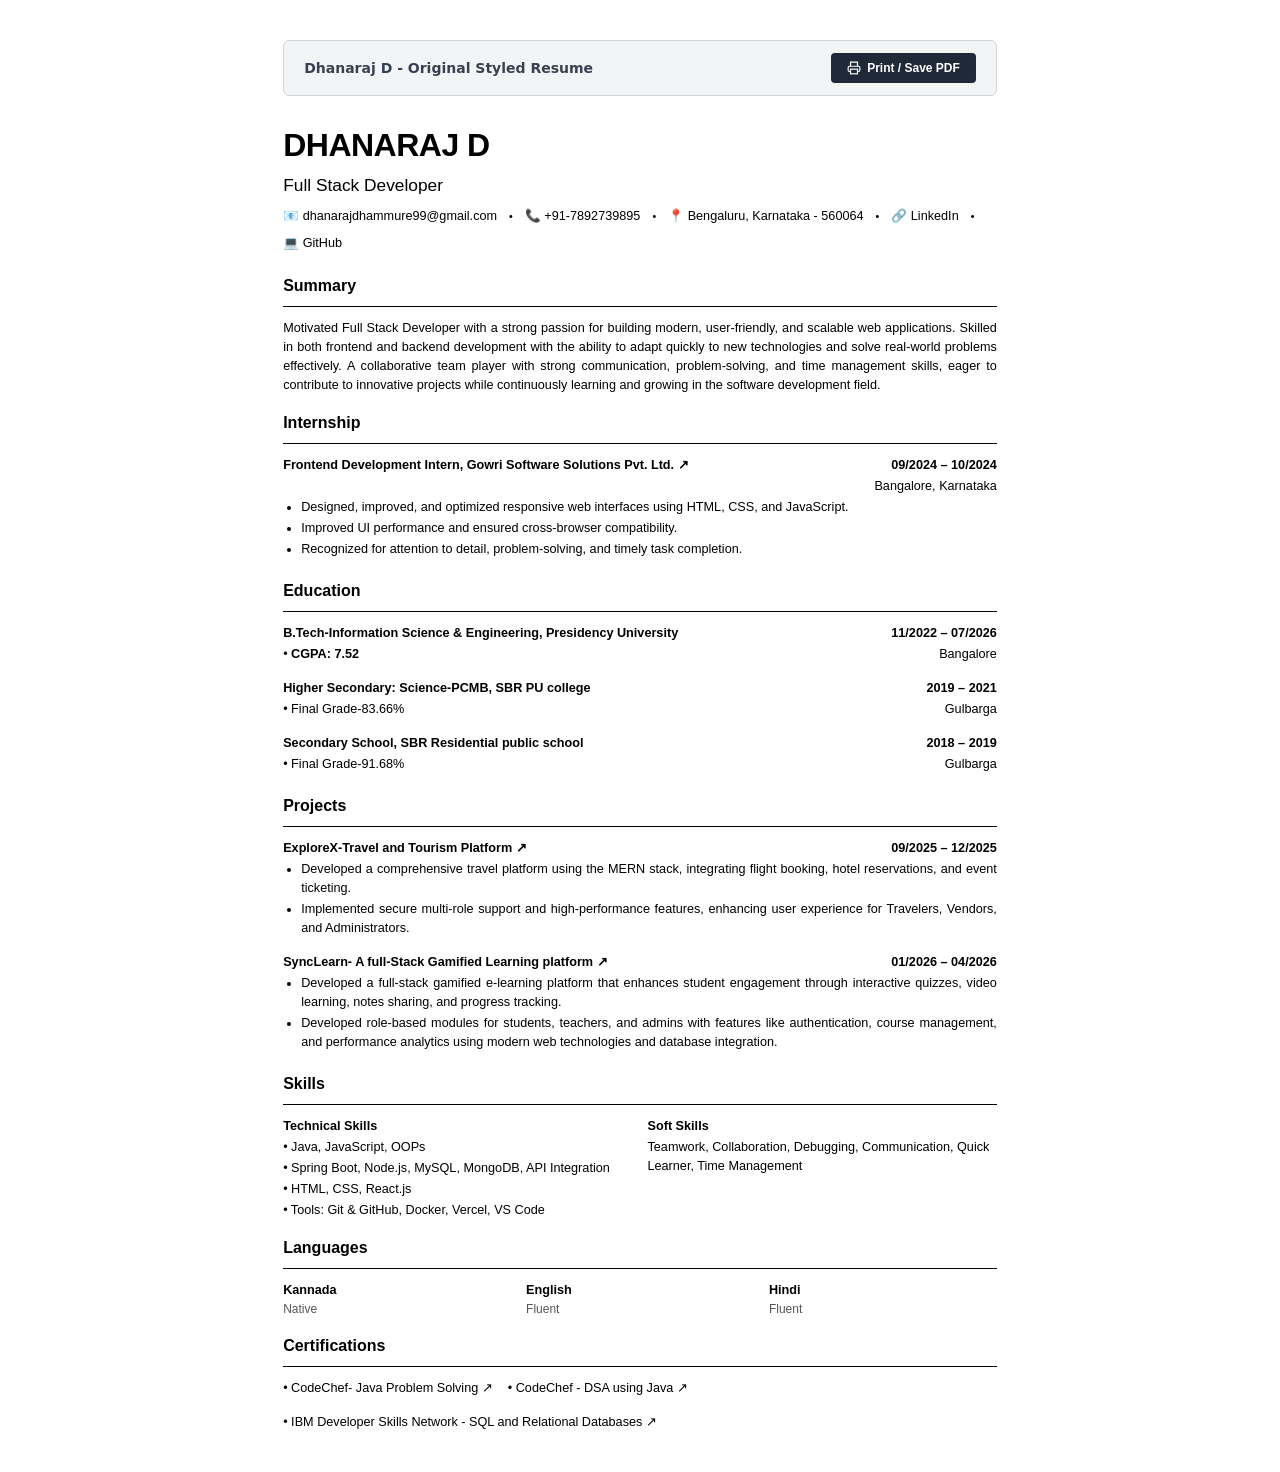
<file: resume.html>
<!DOCTYPE html>
<html lang="en">
<head>
  <meta charset="UTF-8">
  <meta name="viewport" content="width=device-width, initial-scale=1.0">
  <title>Dhanaraj D - Resume</title>
  <style>
    * {
      box-sizing: border-box;
      margin: 0;
      padding: 0;
    }

    body {
      font-family: Arial, Helvetica, sans-serif;
      color: #000000;
      background-color: #ffffff;
      line-height: 1.5;
      padding: 40px;
      font-size: 10.5pt;
      width: 210mm; /* A4 Width */
      min-height: 297mm; /* A4 Height */
      margin: 0 auto;
    }

    /* Print utility bar */
    .no-print-bar {
      display: flex;
      justify-content: space-between;
      align-items: center;
      background-color: #f3f4f6;
      padding: 12px 20px;
      border: 1px solid #d1d5db;
      margin-bottom: 25px;
      border-radius: 6px;
      font-family: system-ui, -apple-system, sans-serif;
    }
    .no-print-bar h2 {
      font-size: 14px;
      color: #374151;
      font-weight: 600;
    }
    .btn-print {
      background-color: #1f2937;
      color: white;
      border: none;
      padding: 8px 16px;
      border-radius: 4px;
      font-weight: 600;
      font-size: 12px;
      cursor: pointer;
      display: inline-flex;
      align-items: center;
      gap: 6px;
    }
    .btn-print:hover {
      background-color: #111827;
    }

    /* Resume Structure matching the original PDF */
    .resume-wrapper {
      display: flex;
      flex-direction: column;
      gap: 16px;
    }

    header {
      margin-bottom: 5px;
    }

    h1 {
      font-size: 24pt;
      font-weight: bold;
      letter-spacing: -0.5px;
      margin-bottom: 4px;
    }

    .job-title {
      font-size: 13pt;
      color: #000000;
      margin-bottom: 8px;
    }

    .contact-details {
      display: flex;
      flex-wrap: wrap;
      gap: 8px;
      font-size: 9.5pt;
      color: #000000;
      align-items: center;
    }

    .contact-details a {
      color: #000000;
      text-decoration: none;
    }

    .contact-details a:hover {
      text-decoration: underline;
    }

    .bullet-separator {
      margin: 0 4px;
      font-size: 8pt;
    }

    section {
      display: flex;
      flex-direction: column;
      gap: 6px;
    }

    .section-header-line {
      border-top: 1.5px solid #000000;
      margin-top: 2px;
      margin-bottom: 6px;
    }

    h2 {
      font-size: 12pt;
      font-weight: bold;
      text-transform: capitalize;
    }

    .summary-text {
      font-size: 9.5pt;
      text-align: justify;
      color: #000000;
    }

    /* Timeline & items */
    .timeline-item {
      display: flex;
      flex-direction: column;
      gap: 2px;
      margin-bottom: 4px;
    }

    .timeline-header {
      display: flex;
      justify-content: space-between;
      font-weight: bold;
      font-size: 9.5pt;
    }

    .timeline-header a {
      color: #000000;
      text-decoration: none;
    }
    .timeline-header a:hover {
      text-decoration: underline;
    }

    .timeline-sub {
      display: flex;
      justify-content: space-between;
      font-size: 9.5pt;
    }

    .bullets-list {
      margin-left: 18px;
      font-size: 9.5pt;
      display: flex;
      flex-direction: column;
      gap: 2px;
    }

    .bullets-list li {
      text-align: justify;
    }

    /* Skills segment */
    .skills-layout {
      display: grid;
      grid-template-columns: 1fr 1fr;
      gap: 15px;
      font-size: 9.5pt;
    }

    .skill-block {
      display: flex;
      flex-direction: column;
      gap: 2px;
    }

    .skill-block strong {
      font-weight: bold;
    }

    /* Languages segment */
    .languages-layout {
      display: grid;
      grid-template-columns: repeat(3, 1fr);
      gap: 15px;
      font-size: 9.5pt;
    }

    .lang-column {
      display: flex;
      flex-direction: column;
    }
    .lang-column span:last-child {
      color: #555555;
      font-size: 9pt;
    }

    /* Certifications layout */
    .certs-layout {
      display: flex;
      flex-wrap: wrap;
      gap: 15px;
      font-size: 9.5pt;
    }
    .certs-layout a {
      color: #000000;
      text-decoration: none;
      display: inline-flex;
      align-items: center;
    }
    .certs-layout a:hover {
      text-decoration: underline;
    }

    /* Print settings */
    @media print {
      .no-print-bar {
        display: none !important;
      }
      body {
        padding: 0;
        width: 100%;
        min-height: auto;
      }
    }
  </style>
</head>
<body>

  <!-- Printable Top Bar -->
  <div class="no-print-bar">
    <h2>Dhanaraj D - Original Styled Resume</h2>
    <button class="btn-print" onclick="window.print()">
      <svg width="14" height="14" viewBox="0 0 24 24" fill="none" stroke="currentColor" stroke-width="2"><path d="M6 9V2h12v7"></path><path d="M6 18H4a2 2 0 0 1-2-2v-5a2 2 0 0 1 2-2h16a2 2 0 0 1 2 2v5a2 2 0 0 1-2 2h-2"></path><rect x="6" y="14" width="12" height="8"></rect></svg>
      Print / Save PDF
    </button>
  </div>

  <div class="resume-wrapper">
    
    <!-- Main Header -->
    <header>
      <h1>DHANARAJ D</h1>
      <div class="job-title">Full Stack Developer</div>
      <div class="contact-details">
        <span>📧 <a href="mailto:dhanarajdhammure99@gmail.com">dhanarajdhammure99@gmail.com</a></span>
        <span class="bullet-separator">•</span>
        <span>📞 <a href="tel:+917892739895">+91-7892739895</a></span>
        <span class="bullet-separator">•</span>
        <span>📍 Bengaluru, Karnataka - 560064</span>
        <span class="bullet-separator">•</span>
        <span>🔗 <a href="https://linkedin.com/in/dhanaraj-d" target="_blank">LinkedIn</a></span>
        <span class="bullet-separator">•</span>
        <span>💻 <a href="https://github.com/dhanarajdhammure99" target="_blank">GitHub</a></span>
      </div>
    </header>

    <!-- Summary -->
    <section>
      <h2>Summary</h2>
      <div class="section-header-line"></div>
      <p class="summary-text">
        Motivated Full Stack Developer with a strong passion for building modern, user-friendly, and scalable web applications. Skilled in both frontend and backend development with the ability to adapt quickly to new technologies and solve real-world problems effectively. A collaborative team player with strong communication, problem-solving, and time management skills, eager to contribute to innovative projects while continuously learning and growing in the software development field.
      </p>
    </section>

    <!-- Internship -->
    <section>
      <h2>Internship</h2>
      <div class="section-header-line"></div>
      <div class="timeline-item">
        <div class="timeline-header">
          <span>Frontend Development Intern, <a href="https://gowrisoft.com" target="_blank">Gowri Software Solutions Pvt. Ltd. ↗</a></span>
          <span>09/2024 – 10/2024</span>
        </div>
        <div class="timeline-sub">
          <span></span>
          <span>Bangalore, Karnataka</span>
        </div>
        <ul class="bullets-list">
          <li>Designed, improved, and optimized responsive web interfaces using HTML, CSS, and JavaScript.</li>
          <li>Improved UI performance and ensured cross-browser compatibility.</li>
          <li>Recognized for attention to detail, problem-solving, and timely task completion.</li>
        </ul>
      </div>
    </section>

    <!-- Education -->
    <section>
      <h2>Education</h2>
      <div class="section-header-line"></div>
      <div class="timeline-item">
        <div class="timeline-header">
          <span>B.Tech-Information Science & Engineering, Presidency University</span>
          <span>11/2022 – 07/2026</span>
        </div>
        <div class="timeline-sub">
          <span>• <strong>CGPA: 7.52</strong></span>
          <span>Bangalore</span>
        </div>
      </div>
      
      <div class="timeline-item" style="margin-top: 5px;">
        <div class="timeline-header">
          <span>Higher Secondary: Science-PCMB, SBR PU college</span>
          <span>2019 – 2021</span>
        </div>
        <div class="timeline-sub">
          <span>• Final Grade-83.66%</span>
          <span>Gulbarga</span>
        </div>
      </div>

      <div class="timeline-item" style="margin-top: 5px;">
        <div class="timeline-header">
          <span>Secondary School, SBR Residential public school</span>
          <span>2018 – 2019</span>
        </div>
        <div class="timeline-sub">
          <span>• Final Grade-91.68%</span>
          <span>Gulbarga</span>
        </div>
      </div>
    </section>

    <!-- Projects -->
    <section>
      <h2>Projects</h2>
      <div class="section-header-line"></div>
      
      <div class="timeline-item">
        <div class="timeline-header">
          <span><a href="https://github.com/dhanarajdhammure99" target="_blank">ExploreX-Travel and Tourism Platform ↗</a></span>
          <span>09/2025 – 12/2025</span>
        </div>
        <ul class="bullets-list">
          <li>Developed a comprehensive travel platform using the MERN stack, integrating flight booking, hotel reservations, and event ticketing.</li>
          <li>Implemented secure multi-role support and high-performance features, enhancing user experience for Travelers, Vendors, and Administrators.</li>
        </ul>
      </div>

      <div class="timeline-item" style="margin-top: 5px;">
        <div class="timeline-header">
          <span><a href="https://github.com/dhanarajdhammure99" target="_blank">SyncLearn- A full-Stack Gamified Learning platform ↗</a></span>
          <span>01/2026 – 04/2026</span>
        </div>
        <ul class="bullets-list">
          <li>Developed a full-stack gamified e-learning platform that enhances student engagement through interactive quizzes, video learning, notes sharing, and progress tracking.</li>
          <li>Developed role-based modules for students, teachers, and admins with features like authentication, course management, and performance analytics using modern web technologies and database integration.</li>
        </ul>
      </div>
    </section>

    <!-- Skills -->
    <section>
      <h2>Skills</h2>
      <div class="section-header-line"></div>
      <div class="skills-layout">
        <div class="skill-block">
          <strong>Technical Skills</strong>
          <span>• Java, JavaScript, OOPs</span>
          <span>• Spring Boot, Node.js, MySQL, MongoDB, API Integration</span>
          <span>• HTML, CSS, React.js</span>
          <span>• Tools: Git & GitHub, Docker, Vercel, VS Code</span>
        </div>
        <div class="skill-block">
          <strong>Soft Skills</strong>
          <span>Teamwork, Collaboration, Debugging, Communication, Quick Learner, Time Management</span>
        </div>
      </div>
    </section>

    <!-- Languages -->
    <section>
      <h2>Languages</h2>
      <div class="section-header-line"></div>
      <div class="languages-layout">
        <div class="lang-column">
          <strong>Kannada</strong>
          <span>Native</span>
        </div>
        <div class="lang-column">
          <strong>English</strong>
          <span>Fluent</span>
        </div>
        <div class="lang-column">
          <strong>Hindi</strong>
          <span>Fluent</span>
        </div>
      </div>
    </section>

    <!-- Certifications -->
    <section>
      <h2>Certifications</h2>
      <div class="section-header-line"></div>
      <div class="certs-layout">
        <span>• <a href="https://drive.google.com/file/d/1pBAdECjCDBRTQfOFu_O_u9IqLS95WO2A/view?usp=sharing" target="_blank">CodeChef- Java Problem Solving ↗</a></span>
        <span>• <a href="https://drive.google.com/file/d/1Qhz5oYK2IOFgpHY04MZm0dTl-jrr-aCa/view?usp=sharing" target="_blank">CodeChef - DSA using Java ↗</a></span>
        <span>• <a href="https://drive.google.com/file/d/145h4oeeiZ1IzUzjhj0J6coBSYGAFOiNE/view?usp=sharing" target="_blank">IBM Developer Skills Network - SQL and Relational Databases ↗</a></span>
      </div>
    </section>

  </div>

</body>
</html>
</file>
<file: style.css>
/* Dhanaraj D - Professional Designer Portfolio Stylesheet */

:root {
  /* Premium Obsidian Midnight Theme (Default) */
  --bg-dark: #030712; /* Rich Deep Gray-Black with Blue Tint */
  --bg-slate: #0b1329; /* Obsidian Slate */
  --panel-bg: rgba(15, 23, 42, 0.65); /* Slate 900 Glass */
  --border-color: rgba(99, 102, 241, 0.12); /* Subtle indigo border tint */
  --border-hover: rgba(99, 102, 241, 0.4); /* Indigo border hover */
  
  /* Accents */
  --accent-cyan: #6366f1; /* Premium Indigo */
  --accent-blue: #3b82f6; /* Cobalt Blue */
  --accent-purple: #8b5cf6; /* Violet */
  --accent-green: #10b981; /* Emerald */
  
  --text-white: #f8fafc; /* Slate 50 */
  --text-light: #f1f5f9; /* Slate 100 */
  --text-gray: #94a3b8; /* Slate 400 */
  --text-muted: #64748b; /* Slate 500 */
  
  --font-sans: 'Plus Jakarta Sans', sans-serif;
  --transition: all 0.25s cubic-bezier(0.4, 0, 0.2, 1);
  --transition-premium: all 0.5s cubic-bezier(0.175, 0.885, 0.32, 1.275); /* Elastic premium curve */

  /* Dynamic Navbar colors */
  --navbar-bg: rgba(3, 7, 18, 0.75);
  --navbar-scrolled-bg: rgba(3, 7, 18, 0.92);
  --navbar-shadow: 0 10px 30px rgba(0, 0, 0, 0.4);

  /* Dynamic mobile drawer */
  --drawer-bg: rgba(3, 7, 18, 0.98);

  /* Card elements shadows and glow color */
  --card-shadow: 0 10px 30px -10px rgba(0, 0, 0, 0.3);
  --hover-shadow: 0 20px 40px -15px rgba(99, 102, 241, 0.25), 0 0 20px rgba(99, 102, 241, 0.1);
  --glow-color: rgba(99, 102, 241, 0.25);

  /* Dial colors */
  --dial-track-color: rgba(255, 255, 255, 0.05);

  /* Form inputs */
  --input-bg: rgba(3, 7, 18, 0.4);
  --input-bg-focus: rgba(3, 7, 18, 0.65);

  /* Modals & Simulated browser */
  --modal-bg: #0f172a;
  --browser-bg: #0b0f19;
  --browser-bar: #1e293b;
  --browser-border: rgba(255, 255, 255, 0.08);
  --floating-shape-color: rgba(99, 102, 241, 0.045);
}

body.light-mode {
  /* Crisp Modern Light Mode overrides */
  --bg-dark: #f8fafc; /* Slate 50 (clean soft background) */
  --bg-slate: #f1f5f9; /* Slate 100 */
  --panel-bg: rgba(255, 255, 255, 0.85); /* Pure white glass card */
  --border-color: rgba(15, 23, 42, 0.08); /* Soft slate border */
  --border-hover: rgba(99, 102, 241, 0.4); /* Indigo border hover */
  
  /* HSL Accents */
  --accent-cyan: #4f46e5; /* Deep Indigo */
  --accent-blue: #2563eb; /* Royal Blue */
  --accent-purple: #7c3aed; /* Violet/Purple */
  --accent-green: #059669; /* Emerald */
  
  /* Text */
  --text-white: #0f172a; /* Slate 900 (crisp high contrast headings) */
  --text-light: #1e293b; /* Slate 800 (clean body text) */
  --text-gray: #475569; /* Slate 600 */
  --text-muted: #64748b; /* Slate 500 */

  /* Dynamic Navbar colors */
  --navbar-bg: rgba(248, 250, 252, 0.8);
  --navbar-scrolled-bg: rgba(248, 250, 252, 0.95);
  --navbar-shadow: 0 10px 30px rgba(15, 23, 42, 0.04), 0 1px 3px rgba(15, 23, 42, 0.02);

  /* Dynamic mobile drawer */
  --drawer-bg: rgba(248, 250, 252, 0.99);

  /* Card elements shadows and glow color */
  --card-shadow: 0 10px 30px -10px rgba(15, 23, 42, 0.04);
  --hover-shadow: 0 20px 40px -15px rgba(99, 102, 241, 0.15), 0 4px 12px rgba(0, 0, 0, 0.03);
  --glow-color: rgba(99, 102, 241, 0.1);

  /* Dial colors */
  --dial-track-color: rgba(15, 23, 42, 0.06);

  /* Form inputs */
  --input-bg: rgba(15, 23, 42, 0.03);
  --input-bg-focus: rgba(15, 23, 42, 0.06);

  /* Modals & Simulated browser */
  --modal-bg: #ffffff;
  --browser-bg: #f8fafc;
  --browser-bar: #e2e8f0;
  --browser-border: rgba(15, 23, 42, 0.08);
  --floating-shape-color: rgba(99, 102, 241, 0.025);
}

/* Scroll Progress Bar */
.scroll-progress-container {
  position: fixed;
  top: 0;
  left: 0;
  width: 100%;
  height: 3px;
  background: transparent;
  z-index: 101;
  pointer-events: none;
}
.scroll-progress-bar {
  height: 100%;
  width: 0%;
  background: linear-gradient(90deg, var(--accent-cyan), var(--accent-blue));
  box-shadow: 0 0 8px var(--accent-cyan);
  transition: width 0.1s ease-out;
}

/* Reset and base configurations */
* {
  box-sizing: border-box;
  margin: 0;
  padding: 0;
  scroll-behavior: smooth;
}

body {
  font-family: var(--font-sans);
  background-color: var(--bg-dark);
  color: var(--text-light);
  overflow-x: hidden;
  line-height: 1.65;
  position: relative;
}

/* Background Grids & Particle Canvas */
#canvas-background {
  position: fixed;
  top: 0;
  left: 0;
  width: 100vw;
  height: 100vh;
  z-index: -2;
  pointer-events: none;
}

.grid-overlay {
  position: fixed;
  top: 0;
  left: 0;
  width: 100vw;
  height: 100vh;
  background-size: 45px 45px;
  background-image: 
    linear-gradient(to right, rgba(99, 102, 241, 0.015) 1px, transparent 1px),
    linear-gradient(to bottom, rgba(99, 102, 241, 0.015) 1px, transparent 1px);
  z-index: -1;
  pointer-events: none;
}

.glow-orb {
  position: fixed;
  width: 600px;
  height: 600px;
  border-radius: 50%;
  filter: blur(140px);
  opacity: 0.14;
  pointer-events: none;
  z-index: -1;
}
.orb-1 {
  background: radial-gradient(circle, var(--accent-cyan) 0%, transparent 70%);
  top: -150px;
  right: -100px;
  will-change: transform;
}
.orb-2 {
  background: radial-gradient(circle, var(--accent-purple) 0%, transparent 70%);
  bottom: -200px;
  left: -100px;
  will-change: transform;
}

/* Section Containers */
.section-container {
  max-width: 1140px;
  margin: 0 auto;
  padding: 100px 24px;
}

/* Header Navbar */
.navbar {
  position: fixed;
  top: 0;
  left: 0;
  width: 100%;
  background: var(--navbar-bg);
  backdrop-filter: blur(20px);
  border-bottom: 1px solid var(--border-color);
  z-index: 100;
  transition: var(--transition);
  padding: 5px 0;
}
.navbar.scrolled {
  background: var(--navbar-scrolled-bg);
  box-shadow: var(--navbar-shadow);
}

.nav-container {
  max-width: 1140px;
  margin: 0 auto;
  padding: 14px 24px;
  display: flex;
  justify-content: space-between;
  align-items: center;
  gap: 16px;
}

/* Right side group: theme toggle + resume btn + hamburger */
.nav-right {
  display: flex;
  align-items: center;
  gap: 12px;
}

.nav-logo {
  font-family: 'Space Grotesk', sans-serif;
  font-size: 22px;
  font-weight: 700;
  color: var(--text-white);
  text-decoration: none;
  letter-spacing: -0.5px;
}
.nav-logo span {
  color: var(--accent-cyan);
}

.nav-links {
  display: flex;
  gap: 30px;
  align-items: center;
}
.nav-links a {
  color: var(--text-gray);
  text-decoration: none;
  font-size: 14.5px;
  font-weight: 500;
  transition: var(--transition);
  position: relative;
}
.nav-links a::after {
  content: '';
  position: absolute;
  bottom: -4px;
  left: 50%;
  transform: translateX(-50%);
  width: 0;
  height: 2px;
  background-color: var(--accent-cyan);
  transition: var(--transition-premium);
}
.nav-links a:hover {
  color: var(--text-white);
}
.nav-links a:hover::after {
  width: 100%;
}

/* Dynamic active nav link — set by JS Intersection Observer */
.nav-links a.nav-active {
  color: var(--accent-cyan);
}
.nav-links a.nav-active::after {
  width: 100%;
  background-color: var(--accent-cyan);
}

.nav-resume-btn {
  background: rgba(255, 255, 255, 0.03);
  border: 1px solid var(--border-color);
  color: var(--text-white);
  padding: 8px 18px;
  border-radius: 8px;
  font-size: 13.5px;
  font-weight: 600;
  cursor: pointer;
  display: inline-flex;
  align-items: center;
  gap: 8px;
  transition: var(--transition-premium);
}
.nav-resume-btn:hover {
  background: rgba(59, 130, 246, 0.08);
  border-color: var(--accent-cyan);
  color: var(--accent-cyan);
  transform: translateY(-2px);
  box-shadow: 0 5px 15px -5px rgba(59, 130, 246, 0.3);
}
.nav-resume-btn:active {
  transform: scale(0.96) translateY(0);
}
.nav-resume-btn svg {
  transition: var(--transition-premium);
}
.nav-resume-btn:hover svg {
  transform: translateY(2px);
}

/* Desktop Theme Toggle Button */
.theme-toggle-btn {
  background: rgba(255, 255, 255, 0.02);
  border: 1px solid var(--border-color);
  color: var(--text-light);
  width: 38px;
  height: 38px;
  border-radius: 8px;
  cursor: pointer;
  display: flex;
  align-items: center;
  justify-content: center;
  transition: var(--transition-premium);
}
.theme-toggle-btn:hover {
  background: rgba(59, 130, 246, 0.08);
  border-color: var(--accent-cyan);
  color: var(--accent-cyan);
  transform: translateY(-2px);
  box-shadow: 0 5px 15px -5px rgba(59, 130, 246, 0.25);
}
.theme-toggle-btn:active {
  transform: scale(0.94);
}
.theme-toggle-btn svg {
  transition: transform 0.4s ease;
}
.theme-toggle-btn:hover svg {
  transform: rotate(15deg);
}

/* Toggle Sun/Moon Icon states dynamically */
body.light-mode .sun-icon {
  display: block !important;
}
body.light-mode .moon-icon {
  display: none !important;
}
body:not(.light-mode) .sun-icon {
  display: none !important;
}
body:not(.light-mode) .moon-icon {
  display: block !important;
}

/* Light mode overrides for structural elements */
body.light-mode .glow-orb {
  opacity: 0.04;
}
body.light-mode .grid-overlay {
  background-image: 
    linear-gradient(to right, rgba(99, 102, 241, 0.02) 1px, transparent 1px),
    linear-gradient(to bottom, rgba(99, 102, 241, 0.02) 1px, transparent 1px);
}

/* Mobile Hamburger Menu */
.menu-toggle {
  display: none;
  flex-direction: column;
  justify-content: space-between;
  width: 22px;
  height: 16px;
  background: none;
  border: none;
  cursor: pointer;
}
.menu-toggle span {
  width: 100%;
  height: 2px;
  background-color: var(--text-white);
  border-radius: 2px;
  transition: var(--transition);
}

/* Mobile Drawer */
.mobile-drawer {
  position: fixed;
  top: 70px;
  left: 0;
  width: 100%;
  height: calc(100vh - 70px);
  background: var(--drawer-bg);
  backdrop-filter: blur(15px);
  z-index: 99;
  display: none;
  justify-content: center;
  align-items: center;
  transition: var(--transition);
  opacity: 0;
  pointer-events: none;
}
.mobile-drawer.open {
  display: flex;
  opacity: 1;
  pointer-events: auto;
}
.drawer-links {
  display: flex;
  flex-direction: column;
  gap: 24px;
  align-items: center;
}
.drawer-links a {
  color: var(--text-light);
  font-size: 20px;
  font-weight: 600;
  text-decoration: none;
  transition: var(--transition);
}
.drawer-links a:hover {
  color: var(--accent-cyan);
}
/* Drawer active link — set dynamically by JS */
.drawer-links a.drawer-nav-active {
  color: var(--accent-cyan);
}
.drawer-theme-toggle-btn {
  background: rgba(255, 255, 255, 0.02);
  border: 1px solid var(--border-color);
  color: var(--text-light);
  padding: 12px 24px;
  border-radius: 8px;
  cursor: pointer;
  display: flex;
  align-items: center;
  justify-content: center;
  gap: 10px;
  font-size: 15px;
  font-weight: 600;
  width: 100%;
  margin-top: 10px;
  transition: var(--transition);
}
.drawer-theme-toggle-btn:hover {
  border-color: var(--accent-cyan);
  color: var(--accent-cyan);
  background: rgba(59, 130, 246, 0.08);
}
.drawer-theme-toggle-btn:active {
  transform: scale(0.97);
}
.drawer-resume-btn {
  margin-top: 15px;
  background: linear-gradient(135deg, var(--accent-blue), var(--accent-cyan));
  color: #060a13;
  font-weight: 700;
  border: none;
  padding: 12px 28px;
  border-radius: 8px;
  cursor: pointer;
  display: flex;
  align-items: center;
  gap: 8px;
}

/* Mouse hover Card Border Glow effect */
.glow-hover {
  position: relative;
}
.glow-hover::before {
  content: '';
  position: absolute;
  top: 0;
  left: 0;
  right: 0;
  bottom: 0;
  border-radius: inherit;
  padding: 1px; /* Border Width */
  background: radial-gradient(
    400px circle at var(--mouse-x, 0px) var(--mouse-y, 0px),
    var(--glow-color) 0%,
    rgba(255, 255, 255, 0.01) 50%,
    transparent 100%
  );
  -webkit-mask: 
     linear-gradient(#fff 0 0) content-box, 
     linear-gradient(#fff 0 0);
  -webkit-mask-composite: xor;
          mask-composite: exclude;
  pointer-events: none;
  z-index: 3;
  transition: opacity 0.5s ease;
  opacity: 0.6;
}

/* Hero Section layout */
.hero-section {
  padding-top: 150px;
  position: relative;
}
.hero-grid {
  display: grid;
  grid-template-columns: 1.25fr 0.75fr;
  gap: 50px;
  align-items: center;
}
.hero-content {
  opacity: 0;
  transform: translateY(30px);
  animation: heroFadeIn 0.8s cubic-bezier(0.1, 0.8, 0.3, 1) forwards 0.2s;
}
@keyframes heroFadeIn {
  to {
    opacity: 1;
    transform: translateY(0);
  }
}

.hero-badge {
  background: rgba(6, 182, 212, 0.06);
  border: 1px solid rgba(6, 182, 212, 0.15);
  color: var(--accent-cyan);
  padding: 6px 14px;
  border-radius: 30px;
  font-size: 12px;
  font-weight: 600;
  display: inline-flex;
  margin-bottom: 24px;
  letter-spacing: 0.5px;
  box-shadow: 0 0 15px rgba(6, 182, 212, 0.05);
}

.hero-title {
  font-family: 'Space Grotesk', sans-serif;
  font-size: 52px;
  font-weight: 700;
  line-height: 1.15;
  color: var(--text-white);
  margin-bottom: 20px;
}
.hero-title .name-highlight {
  background: linear-gradient(135deg, var(--accent-cyan) 0%, var(--accent-blue) 100%);
  -webkit-background-clip: text;
  -webkit-text-fill-color: transparent;
  position: relative;
  transition: filter 0.3s ease;
}
.hero-title .name-highlight:hover {
  filter: brightness(1.15);
}

.role-typewriter {
  font-family: 'Space Grotesk', sans-serif;
  font-size: 24px;
  font-weight: 600;
  color: var(--text-gray);
  margin-bottom: 22px;
  display: flex;
  align-items: center;
}
.role-prefix {
  color: var(--text-gray);
}
.role-text {
  background: linear-gradient(90deg, var(--accent-cyan), var(--accent-blue));
  -webkit-background-clip: text;
  -webkit-text-fill-color: transparent;
  min-width: 2px;
}
.type-cursor {
  color: var(--accent-cyan);
  font-weight: 300;
  animation: blink 0.7s step-end infinite;
  margin-left: 2px;
}
@keyframes blink {
  0%, 100% { opacity: 1; }
  50% { opacity: 0; }
}

.hero-subtitle {
  font-size: 16.5px;
  color: var(--text-gray);
  max-width: 580px;
  margin-bottom: 35px;
  line-height: 1.7;
}
.hero-subtitle strong {
  color: var(--text-white);
}

.hero-actions {
  display: flex;
  gap: 16px;
  margin-bottom: 45px;
}

.btn {
  padding: 13px 26px;
  border-radius: 8px;
  font-size: 14px;
  font-weight: 600;
  cursor: pointer;
  text-decoration: none;
  display: inline-flex;
  align-items: center;
  transition: var(--transition-premium);
  position: relative;
  overflow: hidden;
}
.btn:active {
  transform: scale(0.97) translateY(0) !important;
}
.btn svg {
  transition: var(--transition-premium);
}
.btn:hover svg {
  transform: translateX(4px);
}
.btn-primary {
  background: linear-gradient(135deg, var(--accent-blue), var(--accent-cyan));
  color: #030712;
  border: none;
}
.btn-primary:hover {
  box-shadow: 0 15px 30px -10px rgba(6, 182, 212, 0.5);
  transform: translateY(-3px);
}
.btn-outline {
  background: transparent;
  border: 1px solid var(--border-color);
  color: var(--text-white);
}
.btn-outline:hover {
  background: rgba(6, 182, 212, 0.05);
  border-color: var(--accent-cyan);
  color: var(--accent-cyan);
  transform: translateY(-3px);
  box-shadow: 0 10px 20px -10px rgba(0, 242, 254, 0.25);
}

.hero-socials {
  display: flex;
  gap: 20px;
}
.hero-socials a {
  color: var(--text-gray);
  transition: var(--transition);
}
.hero-socials a:hover {
  color: var(--accent-cyan);
  transform: translateY(-2.5px);
}

/* Profile image frame on right side with radar pulse waves */
.hero-image-wrapper {
  display: flex;
  justify-content: center;
  align-items: center;
  position: relative;
  opacity: 0;
  transform: scale(0.9);
  animation: heroScaleIn 1s cubic-bezier(0.1, 0.8, 0.3, 1) forwards 0.4s;
}
@keyframes heroScaleIn {
  to {
    opacity: 1;
    transform: scale(1);
  }
}
.radar-glow {
  position: absolute;
  border-radius: 50%;
  background: transparent;
  border: 1px solid rgba(99, 102, 241, 0.15);
  top: 50%;
  left: 50%;
  transform: translate(-50%, -50%);
  pointer-events: none;
  z-index: 1;
}
.ring-1 {
  width: 410px;
  height: 410px;
  animation: pulseRadar 3s infinite linear;
}
.ring-2 {
  width: 470px;
  height: 470px;
  animation: pulseRadar 3.5s infinite linear 0.6s;
}
@keyframes pulseRadar {
  0% { transform: translate(-50%, -50%) scale(0.9); opacity: 0; }
  50% { opacity: 0.4; }
  100% { transform: translate(-50%, -50%) scale(1.3); opacity: 0; }
}

.hero-image-container {
  width: 350px;
  height: 350px;
  border-radius: 50%;
  border: 2px solid var(--border-color);
  overflow: hidden;
  background: var(--panel-bg);
  position: relative;
  z-index: 2;
  box-shadow: 0 20px 45px rgba(0, 0, 0, 0.4);
  transition: var(--transition);
}
.hero-image-container:hover {
  border-color: var(--accent-cyan);
  box-shadow: 0 0 25px rgba(99, 102, 241, 0.25);
}
.hero-avatar {
  width: 100%;
  height: 100%;
  object-fit: cover;
}

/* Stats counter strip */
.stats-strip {
  position: relative;
  background: transparent;
  border: none;
  padding: 20px 0;
  margin-top: 40px;
  box-shadow: none;
}
.stats-strip::before {
  content: '';
  position: absolute;
  top: 50%;
  left: 50%;
  transform: translate(-50%, -50%);
  width: 85%;
  height: 180px;
  background: radial-gradient(circle, rgba(99, 102, 241, 0.09) 0%, rgba(139, 92, 246, 0.03) 40%, transparent 70%);
  filter: blur(50px);
  z-index: -1;
  pointer-events: none;
}
body.light-mode .stats-strip::before {
  background: radial-gradient(circle, rgba(99, 102, 241, 0.04) 0%, rgba(139, 92, 246, 0.01) 40%, transparent 70%);
}
.stats-grid {
  display: grid;
  grid-template-columns: repeat(auto-fit, minmax(180px, 1fr));
  gap: 22px;
  text-align: center;
}
.stat-item {
  position: relative;
  background: var(--panel-bg);
  backdrop-filter: blur(12px);
  border: 1px solid var(--border-color);
  padding: 30px 16px 22px 16px;
  border-radius: 12px;
  transition: var(--transition-premium);
  box-shadow: var(--card-shadow);
  overflow: hidden;
}
.stat-item::after {
  content: '';
  position: absolute;
  top: 0;
  left: 0;
  width: 100%;
  height: 3px;
  background: linear-gradient(90deg, var(--accent-cyan), var(--accent-blue));
  border-radius: 12px 12px 0 0;
  opacity: 0.8;
}
.stat-item:hover {
  transform: translateY(-6px);
  border-color: var(--accent-cyan);
  box-shadow: var(--hover-shadow);
}
.stat-icon-wrapper {
  width: 44px;
  height: 44px;
  border-radius: 10px;
  background: var(--input-bg);
  border: 1px solid var(--border-color);
  display: flex;
  align-items: center;
  justify-content: center;
  color: var(--accent-cyan);
  margin: 0 auto 16px auto;
  transition: var(--transition-premium);
  box-shadow: inset 0 1px 0 rgba(255, 255, 255, 0.05);
}
.stat-item:hover .stat-icon-wrapper {
  background: var(--accent-cyan);
  color: #030712;
  transform: scale(1.1) rotate(5deg);
  box-shadow: 0 0 15px rgba(99, 102, 241, 0.4);
}
.stat-item h3 {
  font-family: 'Space Grotesk', sans-serif;
  font-size: 28px;
  color: var(--text-white);
  font-weight: 700;
  margin-bottom: 6px;
}
.stat-item p {
  font-size: 11px;
  color: var(--text-gray);
  text-transform: uppercase;
  letter-spacing: 1.2px;
}

/* Generic Section Header styling */
.section-header {
  margin-bottom: 55px;
  max-width: 600px;
}
.sub-title {
  color: var(--accent-cyan);
  font-family: 'Space Grotesk', sans-serif;
  font-size: 13px;
  font-weight: 600;
  text-transform: uppercase;
  letter-spacing: 2.5px;
  margin-bottom: 10px;
  display: block;
}
.section-title {
  font-family: 'Space Grotesk', sans-serif;
  font-size: 34px;
  font-weight: 700;
  color: var(--text-white);
  letter-spacing: -0.5px;
}

/* About me section and timelines */
.about-grid {
  display: grid;
  grid-template-columns: 1.15fr 0.85fr;
  gap: 45px;
  align-items: start;
}
.about-text-content p {
  color: var(--text-gray);
  font-size: 15.5px;
  margin-bottom: 20px;
}
.about-text-content strong {
  color: var(--text-white);
}

.inner-heading {
  font-size: 19px;
  font-weight: 600;
  color: var(--text-white);
  margin: 25px 0 14px 0;
}
.competency-grid {
  display: grid;
  grid-template-columns: 1fr 1fr;
  gap: 12px;
  margin-top: 15px;
}
.competency-item {
  display: flex;
  align-items: center;
  gap: 10px;
  background: var(--input-bg);
  border: 1px solid var(--border-color);
  padding: 12px 16px;
  border-radius: 8px;
  font-size: 13.5px;
  color: var(--text-light);
  transition: all 0.3s cubic-bezier(0.4, 0, 0.2, 1);
  position: relative;
  overflow: hidden;
}
.competency-item::before {
  content: '';
  position: absolute;
  top: 0;
  left: 0;
  width: 3px;
  height: 100%;
  background: var(--accent-cyan);
  opacity: 0;
  transition: opacity 0.3s ease;
}
.competency-item:hover {
  background: var(--input-bg-focus);
  border-color: var(--accent-cyan);
  transform: translateX(4px);
}
.competency-item:hover::before {
  opacity: 1;
}
.competency-icon {
  font-size: 16px;
  display: flex;
  align-items: center;
  justify-content: center;
}

/* Stagger Fade Transitions */
.scroll-reveal .stagger-fade {
  opacity: 0;
  transform: translateY(20px);
  transition: opacity 0.7s cubic-bezier(0.1, 0.8, 0.3, 1), transform 0.7s cubic-bezier(0.1, 0.8, 0.3, 1);
  transition-delay: calc(var(--stagger, 0) * 0.12s);
}

.scroll-reveal.active .stagger-fade {
  opacity: 1;
  transform: translateY(0);
}

/* Education card layout */
.about-education-card {
  background: var(--panel-bg);
  border: 1px solid var(--border-color);
  border-radius: 12px;
  padding: 26px;
  backdrop-filter: blur(12px);
  transition: var(--transition-premium);
  box-shadow: var(--card-shadow);
}
.about-education-card:hover {
  transform: translateY(-6px);
  border-color: var(--accent-cyan);
  box-shadow: var(--hover-shadow);
}
.about-education-card .card-title {
  font-size: 18px;
  font-weight: 700;
  margin-bottom: 22px;
  color: var(--text-white);
  border-bottom: 1px solid var(--border-color);
  padding-bottom: 12px;
}

.edu-timeline {
  display: flex;
  flex-direction: column;
  gap: 22px;
}
.edu-item {
  position: relative;
  padding-left: 22px;
  transition: var(--transition-premium);
}
.edu-item:hover {
  transform: translateX(6px);
}
.edu-marker {
  position: absolute;
  left: 0;
  top: 6px;
  width: 8px;
  height: 8px;
  border-radius: 50%;
  background-color: var(--accent-cyan);
  box-shadow: 0 0 8px var(--accent-cyan);
}
.edu-item::after {
  content: '';
  position: absolute;
  left: 3px;
  top: 16px;
  width: 2px;
  height: calc(100% + 10px);
  background-color: var(--border-color);
}
.edu-item:last-child::after {
  display: none;
}
.edu-date {
  font-size: 11px;
  color: var(--text-muted);
  font-weight: 600;
  margin-bottom: 5px;
  display: block;
}
.edu-item h4 {
  font-size: 14.5px;
  color: var(--text-white);
  font-weight: 600;
}
.edu-school {
  font-size: 12px;
  color: var(--text-gray);
  margin-bottom: 8px;
}
.edu-grade-tag {
  display: inline-block;
  font-size: 11px;
  background: var(--input-bg);
  border: 1px solid var(--border-color);
  padding: 2px 8px;
  border-radius: 4px;
  color: var(--accent-cyan);
  font-weight: 600;
}

/* Experience timeline */
.experience-section {
  position: relative;
}

.timeline-container {
  position: relative;
  margin-left: 20px;
  padding: 20px 0;
}
.timeline-container::before {
  content: '';
  position: absolute;
  left: 0;
  top: 0;
  width: 2.5px;
  height: 100%;
  background: linear-gradient(to bottom, transparent, var(--accent-cyan) 30%, var(--accent-blue) 70%, transparent);
  background-size: 100% 200%;
  animation: timelineFlow 4s linear infinite;
}
@keyframes timelineFlow {
  0% { background-position: 0% 0%; }
  100% { background-position: 0% 200%; }
}

.timeline-node {
  position: relative;
  padding-left: 38px;
}
.timeline-node::before {
  content: '';
  position: absolute;
  left: -6.5px;
  top: 13px;
  width: 11px;
  height: 11px;
  border-radius: 50%;
  background-color: var(--accent-cyan);
  border: 2px solid var(--bg-dark);
  box-shadow: 0 0 0 0 rgba(99, 102, 241, 0.45);
  animation: pulseNode 2.2s infinite;
  z-index: 5;
}
@keyframes pulseNode {
  0% {
    box-shadow: 0 0 0 0 rgba(99, 102, 241, 0.75);
  }
  70% {
    box-shadow: 0 0 0 10px rgba(99, 102, 241, 0);
  }
  100% {
    box-shadow: 0 0 0 0 rgba(99, 102, 241, 0);
  }
}

.node-date {
  font-family: 'Space Grotesk', sans-serif;
  font-size: 13px;
  color: var(--accent-cyan);
  font-weight: 700;
  margin-bottom: 10px;
  letter-spacing: 0.5px;
}
.node-content {
  background: var(--panel-bg);
  border: 1px solid var(--border-color);
  border-radius: 16px;
  padding: 32px;
  backdrop-filter: blur(15px);
  position: relative;
  overflow: hidden;
  transition: var(--transition-premium);
  box-shadow: var(--card-shadow);
}
.node-content::after {
  content: '';
  position: absolute;
  top: -50%;
  left: -50%;
  width: 200%;
  height: 200%;
  background: radial-gradient(circle, rgba(99, 102, 241, 0.04) 0%, transparent 60%);
  opacity: 0;
  transition: opacity 0.6s ease;
  pointer-events: none;
  z-index: 1;
}
.node-content:hover::after {
  opacity: 1;
  animation: gradientShift 8s linear infinite;
}
@keyframes gradientShift {
  0% { transform: rotate(0deg); }
  100% { transform: rotate(360deg); }
}
.node-content:hover {
  transform: translateY(-6px);
  border-color: var(--accent-cyan);
  box-shadow: var(--hover-shadow);
}

.node-tag {
  display: inline-block;
  background: rgba(16, 185, 129, 0.08);
  border: 1px solid rgba(16, 185, 129, 0.2);
  color: var(--accent-green);
  font-size: 11px;
  font-weight: 600;
  padding: 4px 12px;
  border-radius: 6px;
  margin-bottom: 14px;
  text-transform: uppercase;
  letter-spacing: 0.5px;
}
.node-title {
  font-size: 20px;
  font-weight: 700;
  color: var(--text-white);
  margin-bottom: 6px;
}
.node-company {
  font-size: 13.5px;
  color: var(--text-gray);
  margin-bottom: 20px;
  font-weight: 500;
  display: flex;
  align-items: center;
  gap: 10px;
}
.company-logo-placeholder {
  width: 26px;
  height: 26px;
  border-radius: 6px;
  background: linear-gradient(135deg, var(--accent-blue), var(--accent-cyan));
  display: flex;
  align-items: center;
  justify-content: center;
  font-size: 11px;
  font-weight: 800;
  color: #030712;
  box-shadow: 0 0 10px rgba(99, 102, 241, 0.35);
}
.node-bullets {
  margin-left: 18px;
  color: var(--text-gray);
  font-size: 14px;
  display: flex;
  flex-direction: column;
  gap: 12px;
  position: relative;
  z-index: 2;
}

.node-tech-tags {
  display: flex;
  flex-wrap: wrap;
  gap: 8px;
  margin-top: 24px;
  position: relative;
  z-index: 2;
}
.node-tech-tags span {
  font-size: 11px;
  font-family: 'Space Grotesk', sans-serif;
  background: var(--input-bg);
  border: 1px solid var(--border-color);
  color: var(--text-gray);
  padding: 4px 12px;
  border-radius: 6px;
  font-weight: 500;
  transition: all 0.3s ease;
}
.node-tech-tags span:hover {
  background: var(--input-bg-focus);
  border-color: var(--accent-cyan);
  color: var(--accent-cyan);
  transform: translateY(-2px);
}

/* Background floating code symbols */
.exp-bg-elements {
  position: absolute;
  top: 0;
  left: 0;
  width: 100%;
  height: 100%;
  pointer-events: none;
  overflow: hidden;
  z-index: 0;
}
.floating-shape {
  position: absolute;
  font-family: 'Space Grotesk', monospace;
  font-size: 26px;
  font-weight: 700;
  color: var(--floating-shape-color);
  user-select: none;
}
.shape-1 { top: 15%; left: 8%; animation: floatSlow 12s ease-in-out infinite; }
.shape-2 { top: 70%; right: 10%; animation: floatSlow 16s ease-in-out infinite 1s; font-size: 32px; }
.shape-3 { top: 20%; right: 20%; animation: floatSlow 14s ease-in-out infinite 2s; font-size: 20px; }
.shape-4 { bottom: 25%; left: 15%; animation: floatSlow 13s ease-in-out infinite 3s; font-size: 22px; }
.shape-5 { top: 78%; left: 45%; animation: floatSlow 15s ease-in-out infinite 1.5s; }

@keyframes floatSlow {
  0%, 100% { transform: translateY(0) rotate(0deg); }
  50% { transform: translateY(-20px) rotate(12deg); }
}

/* Redirect icon button link inside nodes */
.redirect-link {
  color: inherit;
  text-decoration: none;
  display: inline-flex;
  align-items: center;
  gap: 6px;
}
.redirect-link:hover {
  color: var(--accent-cyan);
}
.redirect-link svg {
  opacity: 0.7;
  transition: var(--transition);
}
.redirect-link:hover svg {
  opacity: 1;
  transform: translate(1px, -1px);
}

/* Projects grid and Cover Screenshots */
.projects-grid {
  display: grid;
  grid-template-columns: repeat(2, 1fr);
  gap: 32px;
}
.project-card {
  background: var(--panel-bg);
  border: 1px solid var(--border-color);
  border-radius: 14px;
  overflow: hidden;
  backdrop-filter: blur(12px);
  transition: var(--transition-premium);
  display: flex;
  flex-direction: column;
  box-shadow: var(--card-shadow);
}
.project-card:hover {
  transform: translateY(-6px);
  border-color: var(--accent-cyan);
  box-shadow: var(--hover-shadow);
}
.project-img-display {
  height: 180px;
  position: relative;
  overflow: hidden;
  border-bottom: 1px solid var(--border-color);
}
.project-card-image {
  width: 100%;
  height: 100%;
  object-fit: cover;
  transition: var(--transition-premium);
}
.project-card:hover .project-card-image {
  transform: scale(1.04);
}
.proj-badge {
  position: absolute;
  top: 16px;
  left: 16px;
  background: var(--bg-slate);
  border: 1px solid var(--border-color);
  font-size: 11px;
  font-weight: 600;
  color: var(--text-white);
  padding: 4px 10px;
  border-radius: 6px;
  z-index: 2;
}

.project-info {
  padding: 26px;
  display: flex;
  flex-direction: column;
  flex: 1;
}
.project-name {
  font-size: 21px;
  font-weight: 700;
  color: var(--text-white);
  margin-bottom: 8px;
  display: flex;
  align-items: center;
  justify-content: space-between;
}
.project-desc {
  font-size: 14px;
  color: var(--text-gray);
  margin-bottom: 16px;
  flex: 1;
  line-height: 1.6;
}
.project-roles {
  font-size: 12.5px;
  background: var(--input-bg);
  border-left: 2.5px solid var(--accent-cyan);
  padding: 8px 12px;
  border-radius: 0 4px 4px 0;
  color: var(--text-light);
  margin-bottom: 18px;
}
.project-tags {
  display: flex;
  flex-wrap: wrap;
  gap: 8px;
  margin-bottom: 22px;
}
.project-tags span {
  font-size: 11px;
  font-family: 'Space Grotesk', sans-serif;
  background: var(--input-bg);
  color: var(--text-gray);
  padding: 4px 10px;
  border-radius: 4px;
  border: 1px solid var(--border-color);
}
.project-links {
  display: grid;
  grid-template-columns: 1fr 1.25fr;
  gap: 12px;
}
.proj-link-btn {
  padding: 10.5px;
  border-radius: 8px;
  font-size: 13px;
  font-weight: 600;
  display: flex;
  align-items: center;
  justify-content: center;
  gap: 6px;
  cursor: pointer;
  text-decoration: none;
  transition: var(--transition-premium);
}
.proj-link-btn:active {
  transform: scale(0.96) translateY(0) !important;
}
.proj-link-btn svg {
  transition: var(--transition-premium);
}
.proj-link-btn:hover svg {
  transform: scale(1.1) rotate(2deg);
}
.proj-link-btn.outline-btn {
  border: 1px solid var(--border-color);
  color: var(--text-white);
  background: transparent;
}
.proj-link-btn.outline-btn:hover {
  background: var(--input-bg-focus);
  border-color: var(--accent-cyan);
  color: var(--accent-cyan);
  transform: translateY(-2px);
}
.proj-link-btn.primary-btn {
  border: none;
  background: linear-gradient(135deg, var(--accent-blue), var(--accent-cyan));
  color: #030712;
}
.proj-link-btn.primary-btn:hover {
  box-shadow: 0 10px 20px -8px rgba(99, 102, 241, 0.4);
  transform: translateY(-2px);
}

/* Skills dials layout */
.skills-layout {
  display: grid;
  grid-template-columns: repeat(3, 1fr);
  gap: 26px;
}
.skills-card {
  background: var(--panel-bg);
  border: 1px solid var(--border-color);
  border-radius: 12px;
  padding: 26px;
  backdrop-filter: blur(12px);
  display: flex;
  flex-direction: column;
  transition: var(--transition-premium);
  box-shadow: var(--card-shadow);
}
.skills-card:hover {
  transform: translateY(-6px);
  border-color: var(--accent-cyan);
  box-shadow: var(--hover-shadow);
}
.skills-card-title {
  font-size: 16.5px;
  font-weight: 700;
  color: var(--text-white);
  margin-bottom: 20px;
  border-bottom: 1px solid var(--border-color);
  padding-bottom: 10px;
}

.skills-dial-grid {
  display: flex;
  justify-content: space-around;
  gap: 15px;
  margin-top: 10px;
  flex: 1;
}
.skill-dial-item {
  display: flex;
  flex-direction: column;
  align-items: center;
  gap: 10px;
}
.dial-svg-wrapper {
  position: relative;
  width: 78px;
  height: 78px;
}
.dial-svg {
  width: 100%;
  height: 100%;
}
.dial-bg {
  fill: none;
  stroke: var(--dial-track-color);
  stroke-width: 2.8;
}
.dial-fill {
  fill: none;
  stroke: var(--accent-cyan);
  stroke-width: 2.8;
  stroke-linecap: round;
  transition: stroke-dasharray 1.8s cubic-bezier(0.1, 0.8, 0.3, 1);
  transform: rotate(-90deg);
  transform-origin: 50% 50%;
  stroke-dasharray: 0, 100; /* Injected by Javascript / Observer */
}

/* Tech icons in center of progress dials */
.dial-icon {
  position: absolute;
  top: 50%;
  left: 50%;
  transform: translate(-50%, -50%);
  color: var(--accent-cyan);
  filter: drop-shadow(0 0 4px var(--accent-cyan));
  transition: var(--transition-premium);
}
.skill-dial-item:hover .dial-icon {
  transform: translate(-50%, -50%) scale(1.15);
  color: var(--text-white);
  filter: drop-shadow(0 0 8px var(--accent-cyan));
}

.dial-label {
  font-size: 12px;
  color: var(--text-gray);
  font-weight: 500;
  text-align: center;
}
 
.skills-tag-list {
  display: flex;
  flex-wrap: wrap;
  gap: 6px;
  justify-content: center;
  margin-top: 18px;
}
.skills-tag-list span {
  font-size: 10px;
  background: var(--input-bg);
  border: 1px solid var(--border-color);
  color: var(--text-gray);
  padding: 2px 8px;
  border-radius: 4px;
}

.soft-skills-strip {
  margin-top: 40px;
  background: var(--panel-bg);
  border: 1px solid var(--border-color);
  border-radius: 10px;
  padding: 20px 26px;
  display: flex;
  align-items: center;
  justify-content: space-between;
  flex-wrap: wrap;
  gap: 16px;
  box-shadow: var(--card-shadow);
}
.soft-skills-strip h3 {
  font-size: 14.5px;
  font-weight: 700;
  color: var(--text-white);
}
.soft-tags {
  display: flex;
  flex-wrap: wrap;
  gap: 8px;
}
.soft-tags span {
  font-size: 11px;
  background: var(--input-bg);
  color: var(--accent-cyan);
  padding: 4px 12px;
  border-radius: 30px;
  border: 1px solid var(--border-color);
  font-weight: 500;
}

/* Certifications details layout */
.certs-grid {
  display: grid;
  grid-template-columns: repeat(3, 1fr);
  gap: 24px;
}
.cert-card {
  background: var(--panel-bg);
  border: 1px solid var(--border-color);
  border-radius: 12px;
  padding: 26px;
  text-align: center;
  backdrop-filter: blur(12px);
  transition: var(--transition-premium);
  box-shadow: var(--card-shadow);
}
.cert-card:hover {
  transform: translateY(-6px);
  border-color: var(--accent-cyan);
  box-shadow: var(--hover-shadow);
}
.cert-icon {
  font-size: 38px;
  margin-bottom: 14px;
}
.cert-card h4 {
  font-size: 15.5px;
  font-weight: 700;
  color: var(--text-white);
  margin-bottom: 4px;
}
.cert-issuer {
  font-size: 12px;
  color: var(--text-gray);
  margin-bottom: 16px;
}
.cert-link {
  font-size: 12.5px;
  color: var(--accent-cyan);
  text-decoration: none;
  font-weight: 600;
  display: inline-flex;
  align-items: center;
  gap: 5px;
}
.cert-link:hover {
  text-decoration: underline;
}
.cert-link svg {
  opacity: 0.8;
}

/* Language selector */
.languages-box {
  margin-top: 40px;
  background: var(--panel-bg);
  backdrop-filter: blur(15px);
  border: 1px solid var(--border-color);
  padding: 22px 26px;
  border-radius: 12px;
  display: flex;
  align-items: center;
  justify-content: space-between;
  flex-wrap: wrap;
  gap: 20px;
  box-shadow: var(--card-shadow);
}
.languages-box h3 {
  font-size: 14.5px;
  color: var(--text-white);
  font-weight: 700;
}
.langs-grid {
  display: flex;
  gap: 15px;
  flex-wrap: wrap;
}
.lang-tag {
  background: var(--input-bg);
  border: 1px solid var(--border-color);
  padding: 6px 14px;
  border-radius: 6px;
  font-size: 13px;
  display: flex;
  gap: 10px;
  align-items: center;
}
.lbl-native {
  color: var(--accent-cyan);
  font-weight: 700;
  font-size: 10px;
  background: var(--input-bg-focus);
  padding: 1px 6px;
  border-radius: 4px;
}
.lbl-fluent {
  color: var(--text-muted);
  font-size: 10px;
}

/* Contact Grid Form */
.contact-lead-text {
  font-size: 14.5px;
  color: var(--text-gray);
  margin-top: 10px;
}
.contact-layout {
  display: grid;
  grid-template-columns: 0.85fr 1.15fr;
  gap: 45px;
  margin-top: 45px;
}
.contact-sidebar-info {
  display: flex;
  flex-direction: column;
  gap: 20px;
  height: 100%;
}
.contact-sidebar-info .info-item {
  flex: 1;
}
.info-item {
  background: var(--panel-bg);
  border: 1px solid var(--border-color);
  border-radius: 10px;
  padding: 22px;
  display: flex;
  gap: 18px;
  align-items: center;
  backdrop-filter: blur(12px);
  transition: var(--transition-premium);
  box-shadow: var(--card-shadow);
}
.info-item:hover {
  transform: translateY(-6px);
  border-color: var(--accent-cyan);
  box-shadow: var(--hover-shadow);
}
.info-icon {
  font-size: 24px;
  width: 46px;
  height: 46px;
  border-radius: 8px;
  background: var(--input-bg);
  border: 1px solid var(--border-color);
  display: flex;
  align-items: center;
  justify-content: center;
}
.info-content h5 {
  font-size: 12.5px;
  color: var(--text-muted);
  text-transform: uppercase;
  letter-spacing: 0.5px;
}
.info-content a, .info-content span {
  font-size: 14.5px;
  color: var(--text-white);
  font-weight: 600;
  text-decoration: none;
}
.info-content a:hover {
  color: var(--accent-cyan);
}

.contact-form-wrapper {
  background: var(--panel-bg);
  border: 1px solid var(--border-color);
  border-radius: 14px;
  padding: 35px;
  backdrop-filter: blur(12px);
  transition: var(--transition-premium);
  box-shadow: var(--card-shadow);
}
.contact-form-wrapper:hover {
  transform: translateY(-6px);
  border-color: var(--accent-cyan);
  box-shadow: var(--hover-shadow);
}
.contact-form {
  display: flex;
  flex-direction: column;
  gap: 18px;
}
.form-row {
  display: grid;
  grid-template-columns: 1fr 1fr;
  gap: 18px;
}
.form-group {
  display: flex;
  flex-direction: column;
  gap: 6px;
}
.form-group label {
  font-size: 12.5px;
  color: var(--text-gray);
  font-weight: 500;
}
.form-group input, .form-group textarea {
  background: var(--input-bg);
  border: 1px solid var(--border-color);
  border-radius: 6px;
  padding: 11px 15px;
  color: var(--text-white);
  font-family: var(--font-sans);
  font-size: 13.5px;
  outline: none;
  transition: var(--transition);
}
.form-group input:focus, .form-group textarea:focus {
  border-color: var(--accent-cyan);
  background: var(--input-bg-focus);
}
.btn-submit {
  align-self: flex-start;
  padding: 12px 24px;
  font-size: 13.5px;
}
.success-alert {
  background: rgba(16, 185, 129, 0.08);
  border: 1px solid rgba(16, 185, 129, 0.2);
  color: var(--accent-green);
  padding: 12px;
  border-radius: 6px;
  font-size: 12px;
  margin-top: 10px;
}

/* Footer layout */
.footer-area {
  background: var(--panel-bg);
  backdrop-filter: blur(20px);
  border-top: 1px solid var(--border-color);
  padding: 60px 0 25px 0;
}
.footer-content-wrapper {
  max-width: 1140px;
  margin: 0 auto;
  padding: 0 24px 40px 24px;
  border-bottom: 1px solid rgba(255, 255, 255, 0.05);
  display: flex;
  flex-direction: column;
  align-items: center;
  gap: 35px;
}

/* Social Bubble Row */
.footer-social-row {
  display: flex;
  justify-content: center;
  align-items: center;
  gap: 40px;
  flex-wrap: wrap;
}
.footer-social-bubble {
  display: flex;
  flex-direction: column;
  align-items: center;
  gap: 8px;
  text-decoration: none;
  transition: var(--transition-premium);
}
.bubble-icon {
  width: 50px;
  height: 50px;
  border-radius: 50%;
  background: var(--input-bg);
  border: 1px solid var(--border-color);
  display: flex;
  align-items: center;
  justify-content: center;
  color: var(--text-gray);
  transition: var(--transition-premium);
  box-shadow: 0 0 0 rgba(99, 102, 241, 0);
}
.footer-social-bubble span {
  font-size: 11.5px;
  font-weight: 500;
  color: var(--text-muted);
  text-transform: capitalize;
  transition: var(--transition);
}
.footer-social-bubble:hover .bubble-icon {
  color: var(--accent-cyan);
  background: var(--input-bg-focus);
  border-color: var(--accent-cyan);
  transform: translateY(-6px);
  box-shadow: var(--hover-shadow);
}
.footer-social-bubble:hover span {
  color: var(--text-light);
}

/* Description Row */
.footer-desc-row {
  text-align: center;
  max-width: 580px;
}
.footer-desc-row p {
  font-size: 14.5px;
  line-height: 1.6;
  color: var(--text-gray);
}

/* Contact Info Row */
.footer-info-row {
  display: flex;
  justify-content: center;
  align-items: center;
  gap: 30px;
  flex-wrap: wrap;
}
.footer-info-item {
  display: flex;
  align-items: center;
  gap: 10px;
  font-size: 13.5px;
  color: var(--text-muted);
}
.footer-info-item svg {
  color: var(--text-muted);
}
.footer-info-item a {
  color: var(--text-muted);
  text-decoration: none;
  transition: var(--transition);
}
.footer-info-item a:hover {
  color: var(--accent-cyan);
}

.footer-copyright {
  text-align: center;
  padding-top: 25px;
  font-size: 12px;
  color: var(--text-muted);
}

/* Scroll reveal items */
.scroll-reveal {
  opacity: 0;
  transform: translateY(22px);
  transition: opacity 0.8s cubic-bezier(0.1, 0.8, 0.3, 1), transform 0.8s cubic-bezier(0.1, 0.8, 0.3, 1);
}
.scroll-reveal.active {
  opacity: 1;
  transform: translateY(0);
}

/* Modals overlays & browser simulator designs */
.modal-backdrop {
  position: fixed;
  top: 0;
  left: 0;
  width: 100vw;
  height: 100vh;
  background: rgba(3, 5, 10, 0.82);
  backdrop-filter: blur(10px);
  z-index: 1000;
  display: flex;
  align-items: center;
  justify-content: center;
  opacity: 0;
  visibility: hidden;
  pointer-events: none;
  transition: opacity 0.5s cubic-bezier(0.16, 1, 0.3, 1), visibility 0.5s cubic-bezier(0.16, 1, 0.3, 1);
}
.modal-backdrop.open {
  opacity: 1;
  visibility: visible;
  pointer-events: auto;
}

.demo-modal-container {
  background: #0f172a;
  border: 1px solid var(--border-color);
  border-radius: 12px;
  width: 90%;
  max-width: 680px;
  box-shadow: 0 20px 55px rgba(0,0,0,0.6);
  overflow: hidden;
  transform: scale(0.96) translateY(20px);
  opacity: 0;
  transition: transform 0.5s cubic-bezier(0.16, 1, 0.3, 1), opacity 0.5s cubic-bezier(0.16, 1, 0.3, 1);
}
.modal-backdrop.open .demo-modal-container {
  transform: scale(1) translateY(0);
  opacity: 1;
}

.demo-modal-header {
  background: var(--bg-slate);
  padding: 16px 20px;
  display: flex;
  justify-content: space-between;
  align-items: center;
  border-bottom: 1px solid rgba(255,255,255,0.05);
}
.demo-modal-header h3 {
  font-size: 14.5px;
  font-weight: 700;
  color: var(--accent-cyan);
}
.modal-close-btn {
  background: none;
  border: none;
  color: var(--text-gray);
  font-size: 25px;
  cursor: pointer;
  line-height: 1;
}
.modal-close-btn:hover {
  color: var(--text-white);
}
.demo-modal-body {
  padding: 26px;
}

/* Resume PDF preview overlay */
.resume-modal-container {
  background: #1e293b;
  border: 1px solid var(--border-color);
  border-radius: 12px;
  width: 90%;
  height: 85vh;
  max-width: 850px;
  box-shadow: 0 20px 50px rgba(0,0,0,0.6);
  display: flex;
  flex-direction: column;
  overflow: hidden;
  transform: scale(0.96) translateY(20px);
  opacity: 0;
  transition: transform 0.5s cubic-bezier(0.16, 1, 0.3, 1), opacity 0.5s cubic-bezier(0.16, 1, 0.3, 1);
}
.modal-backdrop.open .resume-modal-container {
  transform: scale(1) translateY(0);
  opacity: 1;
}
.resume-modal-header {
  background: var(--bg-slate);
  padding: 14px 22px;
  display: flex;
  justify-content: space-between;
  align-items: center;
  border-bottom: 1px solid rgba(255,255,255,0.05);
}
.resume-modal-header h3 {
  font-size: 14.5px;
  font-weight: 700;
  color: var(--text-white);
}
.resume-modal-actions {
  display: flex;
  align-items: center;
  gap: 15px;
}
.resume-iframe-wrapper {
  flex: 1;
  background: #ffffff;
}
.resume-iframe-wrapper iframe {
  width: 100%;
  height: 100%;
}

/* simulated browser mockup */
.simulated-browser {
  background: #0b0f19;
  border: 1px solid rgba(255,255,255,0.08);
  border-radius: 8px;
  overflow: hidden;
  box-shadow: 0 10px 30px rgba(0,0,0,0.5);
  display: flex;
  flex-direction: column;
}
.browser-top-bar {
  background: #1e293b;
  padding: 8px 16px;
  display: flex;
  align-items: center;
  gap: 12px;
  border-bottom: 1px solid rgba(255,255,255,0.05);
}
.browser-dots {
  display: flex;
  gap: 6px;
}
.browser-dot {
  width: 10px;
  height: 10px;
  border-radius: 50%;
}
.dot-red { background: #ef4444; }
.dot-yellow { background: #f59e0b; }
.dot-green { background: #10b981; }

.browser-address {
  flex: 1;
  background: #0b0f19;
  border-radius: 4px;
  padding: 4px 12px;
  color: #94a3b8;
  font-size: 11px;
  font-family: monospace;
  border: 1px solid rgba(255,255,255,0.05);
}
.browser-content {
  overflow-y: auto;
}

/* Simulated browser tab transitions */
.sim-tab-content {
  opacity: 0;
  transform: translateY(10px);
  transition: opacity 0.4s cubic-bezier(0.16, 1, 0.3, 1), transform 0.4s cubic-bezier(0.16, 1, 0.3, 1);
}
.sim-tab-content.tab-fade-in {
  opacity: 1;
  transform: translateY(0);
}

/* Responsive query styles */

/* ── Tablet / Small Laptop ─────────────────────── max 1024px ── */
@media (max-width: 1024px) {
  .section-container {
    padding: 80px 20px;
  }

  /* Hero */
  .hero-grid {
    grid-template-columns: 1fr;
    text-align: center;
    padding-top: 40px;
    gap: 30px;
  }
  .hero-badge {
    margin: 0 auto 24px auto;
  }
  .hero-subtitle {
    margin: 0 auto 35px auto;
  }
  .hero-actions {
    justify-content: center;
    flex-wrap: wrap;
  }
  .hero-socials {
    justify-content: center;
  }
  .hero-image-wrapper {
    order: -1;
    margin-bottom: 20px;
  }

  /* About */
  .about-grid {
    grid-template-columns: 1fr;
  }
  .competency-grid {
    grid-template-columns: 1fr 1fr;
  }

  /* Skills */
  .skills-layout {
    grid-template-columns: repeat(2, 1fr);
  }

  /* Projects */
  .projects-grid {
    grid-template-columns: 1fr;
  }

  /* Certifications */
  .certs-grid {
    grid-template-columns: repeat(2, 1fr);
  }

  /* Contact */
  .contact-layout {
    grid-template-columns: 1fr;
    gap: 28px;
  }
  .contact-sidebar-info {
    height: auto;
    flex-direction: row;
    flex-wrap: wrap;
  }
  .contact-sidebar-info .info-item {
    flex: 1 1 45%;
  }

  /* Experience */
  .timeline-container {
    margin-left: 10px;
  }
  .node-content {
    padding: 24px;
  }
}

/* ── Mobile ────────────────────────────────────── max 768px ── */
@media (max-width: 768px) {
  .section-container {
    padding: 60px 16px;
  }
  /* Navbar */
  .nav-links, .nav-resume-btn {
    display: none;
  }
  .menu-toggle {
    display: flex;
  }
  .menu-toggle.active span:nth-child(1) {
    transform: translateY(7px) rotate(45deg);
  }
  .menu-toggle.active span:nth-child(2) {
    opacity: 0;
  }
  .menu-toggle.active span:nth-child(3) {
    transform: translateY(-7px) rotate(-45deg);
  }

  /* Hero */
  .hero-section {
    padding-top: 100px;
  }
  .hero-title {
    font-size: 36px;
    line-height: 1.2;
  }
  .role-typewriter {
    font-size: 18px;
  }
  .hero-subtitle {
    font-size: 14.5px;
  }
  .hero-actions {
    gap: 12px;
  }
  .hero-image-container {
    width: 260px;
    height: 260px;
  }
  .ring-1 { width: 310px; height: 310px; }
  .ring-2 { width: 370px; height: 370px; }

  /* Section text */
  .section-title {
    font-size: 26px;
  }
  .section-header {
    margin-bottom: 36px;
  }

  /* Stats */
  .stats-grid {
    grid-template-columns: 1fr 1fr;
    gap: 16px;
  }
  .stat-item {
    padding: 22px 12px 18px 12px;
  }
  .stat-item h3 {
    font-size: 24px;
  }

  /* Skills — single column on mobile */
  .skills-layout {
    grid-template-columns: 1fr;
  }
  .skills-dial-grid {
    flex-wrap: wrap;
    justify-content: center;
    gap: 20px;
  }

  /* Certs — single column */
  .certs-grid {
    grid-template-columns: 1fr;
  }

  /* About competency — single col */
  .competency-grid {
    grid-template-columns: 1fr;
  }

  /* Contact info — stack */
  .contact-sidebar-info {
    flex-direction: column;
  }
  .contact-sidebar-info .info-item {
    flex: none;
  }
  .contact-form-wrapper {
    padding: 22px;
  }
  .form-row {
    grid-template-columns: 1fr;
  }
  .btn-submit {
    width: 100%;
    justify-content: center;
  }

  /* Experience timeline */
  .timeline-container {
    margin-left: 5px;
  }
  .timeline-node {
    padding-left: 26px;
  }
  .node-content {
    padding: 20px 18px;
  }
  .node-title {
    font-size: 17px;
  }
  .node-bullets {
    font-size: 13px;
  }
  .node-tech-tags {
    gap: 6px;
    margin-top: 16px;
  }

  /* Modals */
  .resume-modal-container {
    width: 95%;
    height: 90vh;
  }
  .demo-modal-container {
    width: 95%;
  }
  .demo-modal-body {
    padding: 18px;
  }

  /* Footer */
  .footer-area {
    padding: 40px 0 20px 0;
  }
  .footer-social-row {
    gap: 20px;
  }
  .footer-info-row {
    flex-direction: column;
    gap: 12px;
    align-items: center;
  }
  .footer-content-wrapper {
    gap: 26px;
  }

  /* Project cards */
  .project-links {
    grid-template-columns: 1fr;
    gap: 10px;
  }

  /* Soft skills strip */
  .soft-skills-strip {
    flex-direction: column;
    align-items: flex-start;
    gap: 12px;
    padding: 16px 18px;
  }

  /* Languages box */
  .languages-box {
    flex-direction: column;
    align-items: flex-start;
    gap: 14px;
  }
}

/* ── Small Phone ───────────────────────────────── max 480px ── */
@media (max-width: 480px) {
  .section-container {
    padding: 50px 14px;
  }

  /* Hero */
  .hero-section {
    padding-top: 90px;
  }
  .hero-title {
    font-size: 28px;
  }
  .role-typewriter {
    font-size: 16px;
  }
  .hero-subtitle {
    font-size: 13.5px;
    line-height: 1.65;
  }
  .btn {
    padding: 11px 20px;
    font-size: 13px;
  }
  .hero-actions {
    flex-direction: column;
    align-items: center;
    width: 100%;
  }
  .hero-actions .btn {
    width: 100%;
    justify-content: center;
  }
  .hero-image-container {
    width: 220px;
    height: 220px;
  }
  .ring-1 { width: 265px; height: 265px; }
  .ring-2 { width: 310px; height: 310px; }
  .hero-socials {
    gap: 14px;
  }

  /* Stats — single column */
  .stats-grid {
    grid-template-columns: 1fr;
    gap: 14px;
  }
  .stat-item h3 {
    font-size: 22px;
  }

  /* Section headings */
  .section-title {
    font-size: 22px;
  }
  .sub-title {
    font-size: 11px;
    letter-spacing: 2px;
  }
  .section-header {
    margin-bottom: 28px;
  }

  /* About */
  .about-text-content p {
    font-size: 14px;
  }
  .competency-item {
    font-size: 13px;
    padding: 10px 13px;
  }

  /* About education card */
  .about-education-card {
    padding: 18px;
  }
  .edu-item h4 {
    font-size: 13.5px;
  }

  /* Experience */
  .node-content {
    padding: 16px 14px;
    border-radius: 12px;
  }
  .node-title {
    font-size: 16px;
  }
  .node-date {
    font-size: 12px;
  }
  .node-company {
    font-size: 12.5px;
    gap: 8px;
  }
  .node-bullets {
    font-size: 12.5px;
    gap: 10px;
  }
  .timeline-node {
    padding-left: 22px;
  }

  /* Projects */
  .project-img-display {
    height: 150px;
  }
  .project-info {
    padding: 18px;
  }
  .project-name {
    font-size: 17px;
  }
  .project-links {
    grid-template-columns: 1fr;
  }

  /* Skills dials — tighter on small screens */
  .dial-svg-wrapper {
    width: 66px;
    height: 66px;
  }
  .dial-label {
    font-size: 11px;
  }
  .skills-card {
    padding: 20px 16px;
  }
  .skills-card-title {
    font-size: 14.5px;
  }

  /* Certifications */
  .cert-card {
    padding: 20px;
  }
  .cert-icon {
    font-size: 30px;
  }
  .cert-card h4 {
    font-size: 14px;
  }

  /* Contact */
  .info-item {
    padding: 16px;
    gap: 14px;
  }
  .contact-form-wrapper {
    padding: 18px 16px;
  }
  .info-icon {
    width: 40px;
    height: 40px;
    font-size: 20px;
  }

  /* Footer */
  .footer-social-row {
    gap: 16px;
    flex-wrap: wrap;
    justify-content: center;
  }
  .bubble-icon {
    width: 44px;
    height: 44px;
  }
  .footer-desc-row p {
    font-size: 13px;
  }
  .footer-copyright {
    font-size: 11px;
  }

  /* Drawer links */
  .drawer-links a {
    font-size: 17px;
  }

  /* Modals */
  .demo-modal-body {
    padding: 14px;
  }
  .modal-backdrop {
    padding: 10px;
  }
  .resume-modal-container {
    width: 98%;
    height: 92vh;
  }

  /* Floating shapes — hide on tiny screens to avoid clutter */
  .floating-shape {
    display: none;
  }
}

/* ═══════════════════════════════════════════════════
   COOL INTERACTIONS & SUBTLE ANIMATIONS
═══════════════════════════════════════════════════ */

/* — Button shine sweep on hover — */
.btn::after,
.proj-link-btn.primary-btn::after,
.drawer-resume-btn::after {
  content: '';
  position: absolute;
  top: 0;
  left: -100%;
  width: 60%;
  height: 100%;
  background: linear-gradient(
    90deg,
    transparent,
    rgba(255, 255, 255, 0.12),
    transparent
  );
  transition: left 0.55s ease;
  pointer-events: none;
  z-index: 1;
}
.btn:hover::after,
.proj-link-btn.primary-btn:hover::after,
.drawer-resume-btn:hover::after {
  left: 160%;
}

/* — Card shimmer sweep on hover — */
.stat-item::before,
.skills-card::before,
.cert-card::before {
  content: '';
  position: absolute;
  top: 0;
  left: -80%;
  width: 50%;
  height: 100%;
  background: linear-gradient(
    90deg,
    transparent,
    rgba(255, 255, 255, 0.025),
    transparent
  );
  transform: skewX(-15deg);
  transition: left 0.6s ease;
  pointer-events: none;
  z-index: 1;
}
.stat-item:hover::before,
.skills-card:hover::before,
.cert-card:hover::before {
  left: 160%;
}

/* — Tech / project tag pop effect — */
.node-tech-tags span,
.project-tags span,
.skills-tag-list span {
  transition: all 0.22s cubic-bezier(0.34, 1.56, 0.64, 1);
}
.node-tech-tags span:hover,
.project-tags span:hover,
.skills-tag-list span:hover {
  transform: translateY(-3px) scale(1.06);
  border-color: var(--accent-cyan);
  color: var(--accent-cyan);
  box-shadow: 0 4px 12px -4px rgba(99, 102, 241, 0.3);
}

/* — Soft tags bounce on hover — */
.soft-tags span {
  transition: all 0.22s cubic-bezier(0.34, 1.56, 0.64, 1);
}
.soft-tags span:hover {
  transform: translateY(-3px) scale(1.06);
  background: var(--input-bg-focus);
  box-shadow: 0 4px 14px -4px rgba(99, 102, 241, 0.25);
}

/* — Project image hover pan effect — */
.project-img-display {
  overflow: hidden;
}
.project-card-image {
  transform-origin: center center;
  transition: transform 0.8s cubic-bezier(0.25, 0.46, 0.45, 0.94),
              filter 0.4s ease;
  filter: brightness(0.92);
}
.project-card:hover .project-card-image {
  transform: scale(1.07) translateY(-3px);
  filter: brightness(1.05);
}

/* — Info item icon pulse on hover — */
.info-item:hover .info-icon {
  animation: iconPulse 0.5s cubic-bezier(0.34, 1.56, 0.64, 1) forwards;
}
@keyframes iconPulse {
  0%   { transform: scale(1); }
  50%  { transform: scale(1.2) rotate(8deg); }
  100% { transform: scale(1.08) rotate(0deg); }
}

/* — Stat icon spin-in on card hover — */
.stat-item:hover .stat-icon-wrapper svg {
  animation: spinIn 0.45s cubic-bezier(0.34, 1.56, 0.64, 1) forwards;
}
@keyframes spinIn {
  0%   { transform: rotate(0deg) scale(1); }
  60%  { transform: rotate(20deg) scale(1.15); }
  100% { transform: rotate(0deg) scale(1); }
}

/* — Cert card icon float-up on hover — */
.cert-card:hover .cert-icon {
  animation: floatUp 0.5s cubic-bezier(0.34, 1.56, 0.64, 1) forwards;
}
@keyframes floatUp {
  0%   { transform: translateY(0); }
  50%  { transform: translateY(-8px); }
  100% { transform: translateY(-4px); }
}

/* — Skills card animated border glow pulse — */
.skills-card {
  --glow-angle: 0deg;
}
@keyframes rotateBorderGlow {
  to { --glow-angle: 360deg; }
}
.skills-card:hover {
  box-shadow: var(--hover-shadow),
    0 0 0 1px rgba(99, 102, 241, 0.25),
    inset 0 1px 0 rgba(255,255,255,0.04);
}

/* — Project card link button reveal slide — */
.proj-link-btn {
  position: relative;
  overflow: hidden;
}

/* — Footer social bubble scale pop — */
.footer-social-bubble:hover .bubble-icon {
  animation: bubblePop 0.4s cubic-bezier(0.34, 1.56, 0.64, 1) forwards;
}
@keyframes bubblePop {
  0%   { transform: scale(1) translateY(0); }
  50%  { transform: scale(1.18) translateY(-5px); }
  100% { transform: scale(1.05) translateY(-4px); }
}

/* — Experience timeline node smooth underline — */
.node-company .redirect-link {
  background-image: linear-gradient(var(--accent-cyan), var(--accent-cyan));
  background-size: 0% 1px;
  background-repeat: no-repeat;
  background-position: 0 100%;
  transition: background-size 0.3s ease;
}
.node-company .redirect-link:hover {
  background-size: 100% 1px;
}

/* — Nav links smooth text glow on hover — */
.nav-links a:hover {
  text-shadow: 0 0 18px rgba(99, 102, 241, 0.4);
}
.nav-links a.nav-active {
  text-shadow: 0 0 20px rgba(99, 102, 241, 0.35);
}

/* — Scroll reveal left/right slide variants — */
.scroll-reveal-left {
  opacity: 0;
  transform: translateX(-28px);
  transition: opacity 0.8s cubic-bezier(0.1, 0.8, 0.3, 1),
              transform 0.8s cubic-bezier(0.1, 0.8, 0.3, 1);
}
.scroll-reveal-right {
  opacity: 0;
  transform: translateX(28px);
  transition: opacity 0.8s cubic-bezier(0.1, 0.8, 0.3, 1),
              transform 0.8s cubic-bezier(0.1, 0.8, 0.3, 1);
}
.scroll-reveal-left.active,
.scroll-reveal-right.active {
  opacity: 1;
  transform: translateX(0);
}

/* — Competency item left-bar animated fill — */
.competency-item::before {
  transition: opacity 0.3s ease, height 0.4s cubic-bezier(0.34, 1.56, 0.64, 1);
  height: 0;
}
.competency-item:hover::before {
  height: 100%;
  opacity: 1;
}

/* — Contact form input focus ring glow — */
.form-group input:focus,
.form-group textarea:focus {
  box-shadow: 0 0 0 3px rgba(99, 102, 241, 0.12),
              0 1px 3px rgba(0, 0, 0, 0.2);
}

/* Custom Premium Scrollbar */
::-webkit-scrollbar {
  width: 10px;
  height: 10px;
}
::-webkit-scrollbar-track {
  background: var(--bg-dark);
}
::-webkit-scrollbar-thumb {
  background: var(--border-color);
  border-radius: 5px;
  border: 2.5px solid var(--bg-dark);
  transition: var(--transition);
}
::-webkit-scrollbar-thumb:hover {
  background: var(--accent-cyan);
}

/* ═══════════════════════════════════════════════════
   AMBIENT SPOTLIGHT — cursor follows as a soft page glow
═══════════════════════════════════════════════════ */

/* The spotlight sits behind everything, follows --sx/--sy via JS */
.ambient-spotlight {
  position: fixed;
  top: 0;
  left: 0;
  width: 100vw;
  height: 100vh;
  pointer-events: none;
  z-index: 0;
  /* The radial gradient is centered at --sx, --sy */
  background: radial-gradient(
    700px circle at var(--sx, 50%) var(--sy, 50%),
    rgba(99, 102, 241, 0.055) 0%,
    rgba(59, 130, 246, 0.025) 35%,
    transparent 70%
  );
  transition: opacity 0.6s ease, background 0.35s ease;
  opacity: 1;
  will-change: background;
}

/* Brighter when hovering interactive elements */
.ambient-spotlight--active {
  background: radial-gradient(
    560px circle at var(--sx, 50%) var(--sy, 50%),
    rgba(99, 102, 241, 0.095) 0%,
    rgba(59, 130, 246, 0.045) 40%,
    transparent 70%
  );
}

/* In light mode: almost invisible — just a tiny warmth */
body.light-mode .ambient-spotlight {
  background: radial-gradient(
    600px circle at var(--sx, 50%) var(--sy, 50%),
    rgba(99, 102, 241, 0.025) 0%,
    transparent 65%
  );
}
body.light-mode .ambient-spotlight--active {
  background: radial-gradient(
    500px circle at var(--sx, 50%) var(--sy, 50%),
    rgba(99, 102, 241, 0.04) 0%,
    transparent 60%
  );
}

/* ═══════════════════════════════════════════════════
   CLICK RIPPLE WAVE
═══════════════════════════════════════════════════ */

.ripple-wave {
  position: absolute;
  border-radius: 50%;
  background: rgba(255, 255, 255, 0.12);
  transform: scale(0);
  animation: rippleExpand 0.65s cubic-bezier(0.25, 0.46, 0.45, 0.94) forwards;
  pointer-events: none;
  z-index: 0;
}
@keyframes rippleExpand {
  to {
    transform: scale(1);
    opacity: 0;
  }
}

/* ═══════════════════════════════════════════════════
   PAGE LOAD FADE-IN
═══════════════════════════════════════════════════ */

body {
  animation: pageFadeIn 0.5s ease forwards;
}
@keyframes pageFadeIn {
  from { opacity: 0; }
  to   { opacity: 1; }
}

/* ═══════════════════════════════════════════════════
   MONOCHROMATIC CARD SPOTLIGHT HOVER
═══════════════════════════════════════════════════ */

.project-card, .cert-card {
  position: relative;
  overflow: hidden;
}

.card-spotlight {
  position: absolute;
  top: 0;
  left: 0;
  width: 100%;
  height: 100%;
  pointer-events: none;
  z-index: 1;
  opacity: 0;
  background: radial-gradient(
    circle 240px at var(--mx, 50%) var(--my, 50%),
    rgba(255, 255, 255, 0.045) 0%,
    transparent 100%
  );
  transition: opacity 0.4s ease;
  will-change: background, opacity;
}

body.light-mode .card-spotlight {
  background: radial-gradient(
    circle 200px at var(--mx, 50%) var(--my, 50%),
    rgba(99, 102, 241, 0.025) 0%,
    transparent 100%
  );
}

.project-card:hover .card-spotlight,
.cert-card:hover .card-spotlight {
  opacity: 1;
}

/* ═══════════════════════════════════════════════════
   CLASSIC SECTION TITLE REVEAL
═══════════════════════════════════════════════════ */

.section-title {
  position: relative;
  display: inline-block;
  opacity: 0;
  transform: translateY(16px);
  transition: opacity 0.4s ease-in,
              transform 0.4s ease-in;
  will-change: transform, opacity;
}

.section-title::after {
  content: "";
  position: absolute;
  bottom: -4px;
  left: 0;
  width: 50px;
  height: 2px;
  background: linear-gradient(90deg, var(--accent-cyan), transparent);
  transform: scaleX(0);
  transform-origin: left;
  transition: transform 0.4s ease-in;
  will-change: transform;
}

.section-title.revealed {
  opacity: 1;
  transform: translateY(0);
  transition: opacity 0.85s cubic-bezier(0.16, 1, 0.3, 1),
              transform 0.85s cubic-bezier(0.16, 1, 0.3, 1);
}

.section-title.revealed::after {
  transform: scaleX(1);
  transition: transform 0.9s cubic-bezier(0.16, 1, 0.3, 1) 0.15s;
}

/* ═══════════════════════════════════════════════════
   SLIDING NAV UNDERLINE HIGHLIGHT
═══════════════════════════════════════════════════ */

.nav-links {
  position: relative;
}

.nav-links a {
  position: relative;
  z-index: 1;
}

.nav-underline-slider {
  position: absolute;
  bottom: -4px;
  height: 2px;
  background: var(--accent-cyan);
  pointer-events: none;
  z-index: 2;
  opacity: 0;
  transition: all 0.32s cubic-bezier(0.25, 1, 0.5, 1);
  will-change: width, left, opacity;
}

.nav-links a::after {
  display: none !important;
}

/* ═══════════════════════════════════════════════════
   RESPONSIVE SCROLL REVEAL (ALL SCREEN SIZES)
═══════════════════════════════════════════════════ */

.reveal-up {
  opacity: 0;
  transform: translateY(28px) translateZ(0);
  transition: opacity 0.4s ease-in,
              transform 0.4s ease-in;
  will-change: transform, opacity;
}

.reveal-up.active {
  opacity: 1;
  transform: translateY(0) translateZ(0);
  transition: opacity 0.85s cubic-bezier(0.16, 1, 0.3, 1),
              transform 0.85s cubic-bezier(0.16, 1, 0.3, 1);
}

/* ═══════════════════════════════════════════════════
   STAT COUNTER — number reveal pulse
═══════════════════════════════════════════════════ */

.stat-item h3 {
  transition: color 0.2s ease;
}
.stat-item:hover h3 {
  color: var(--accent-cyan);
}

/* ═══════════════════════════════════════════════════
   ENHANCED SCROLL REVEAL — stagger for grid children
═══════════════════════════════════════════════════ */

/* Stagger children of stat grid when parent reveals */
.stats-grid .stat-item:nth-child(1) { transition-delay: 0.05s; }
.stats-grid .stat-item:nth-child(2) { transition-delay: 0.15s; }
.stats-grid .stat-item:nth-child(3) { transition-delay: 0.25s; }
.stats-grid .stat-item:nth-child(4) { transition-delay: 0.35s; }
.stats-grid .stat-item:nth-child(5) { transition-delay: 0.45s; }

/* Cert cards stagger */
.certs-grid .cert-card:nth-child(1) { transition-delay: 0.0s; }
.certs-grid .cert-card:nth-child(2) { transition-delay: 0.1s; }
.certs-grid .cert-card:nth-child(3) { transition-delay: 0.2s; }
.certs-grid .cert-card:nth-child(4) { transition-delay: 0.3s; }
.certs-grid .cert-card:nth-child(5) { transition-delay: 0.4s; }
.certs-grid .cert-card:nth-child(6) { transition-delay: 0.5s; }

/* Project cards stagger */
.projects-grid .project-card:nth-child(1) { transition-delay: 0.05s; }
.projects-grid .project-card:nth-child(2) { transition-delay: 0.18s; }
.projects-grid .project-card:nth-child(3) { transition-delay: 0.31s; }
</file>
